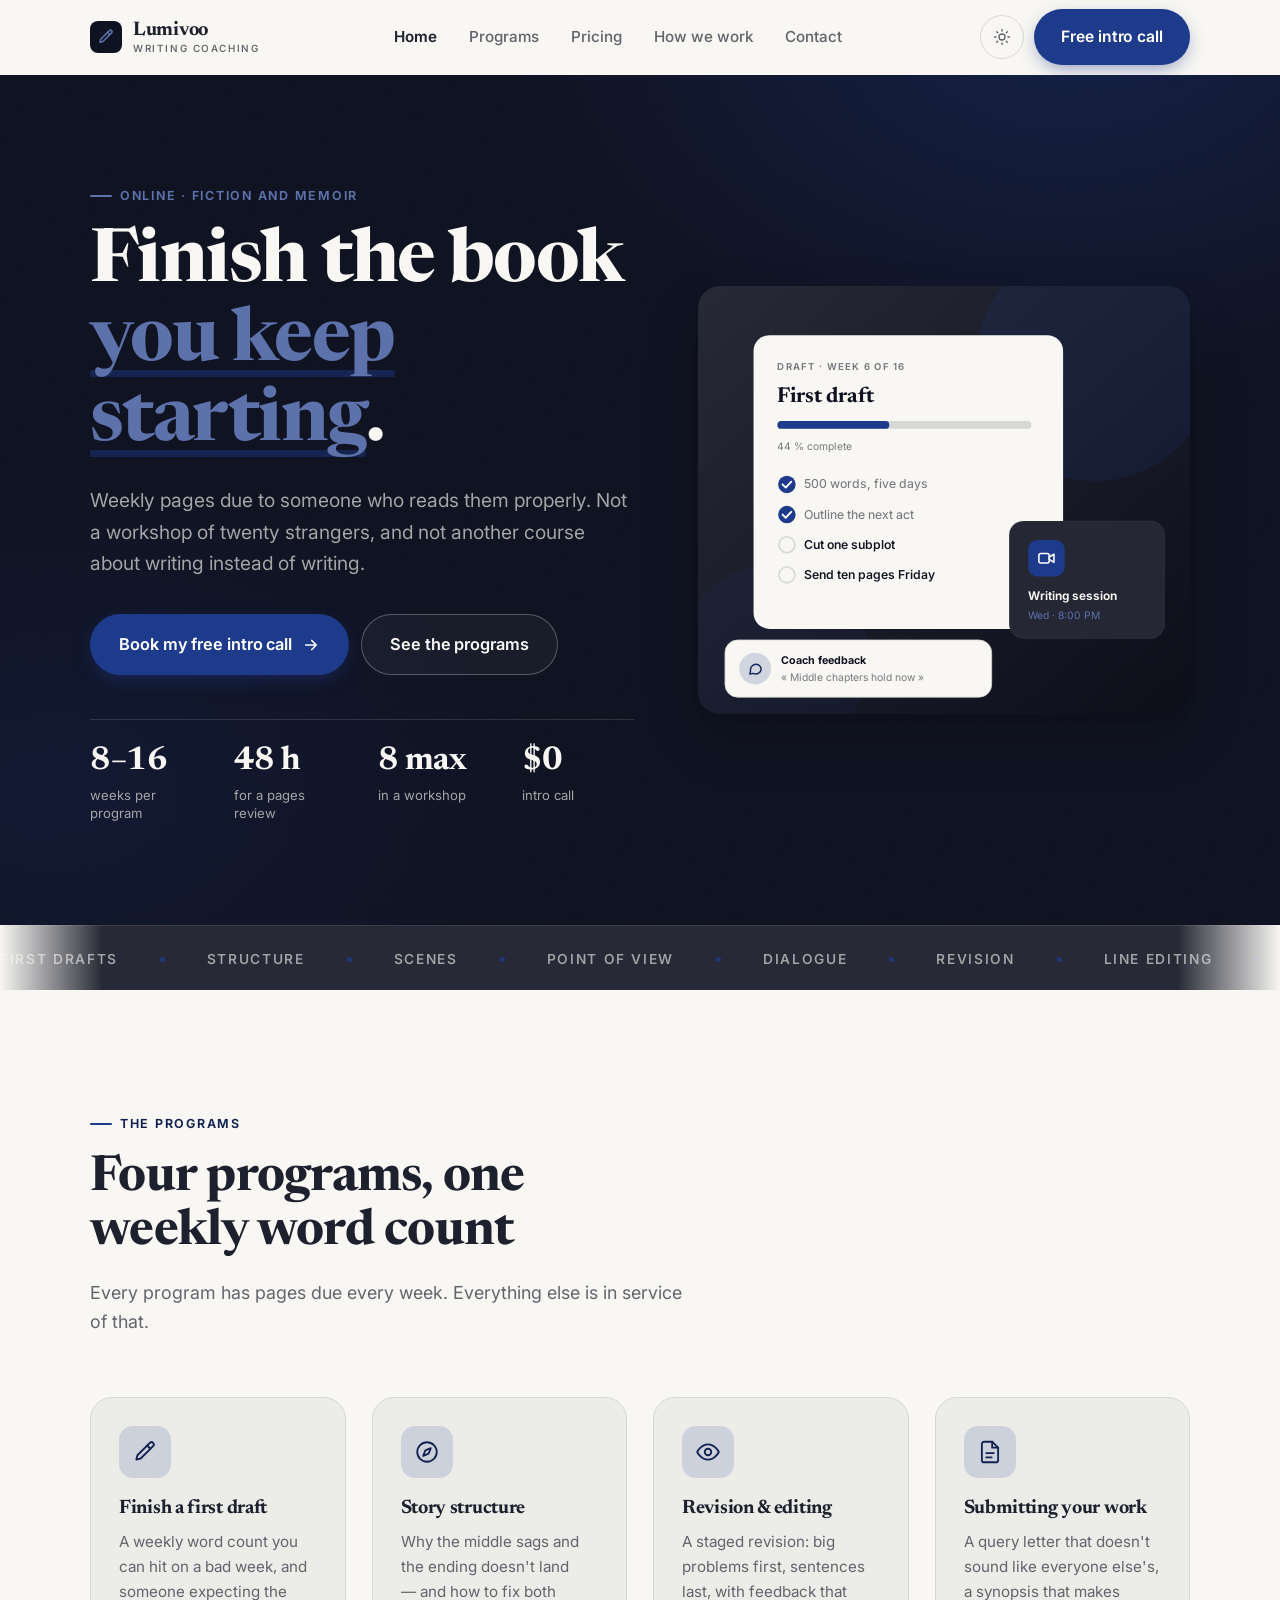
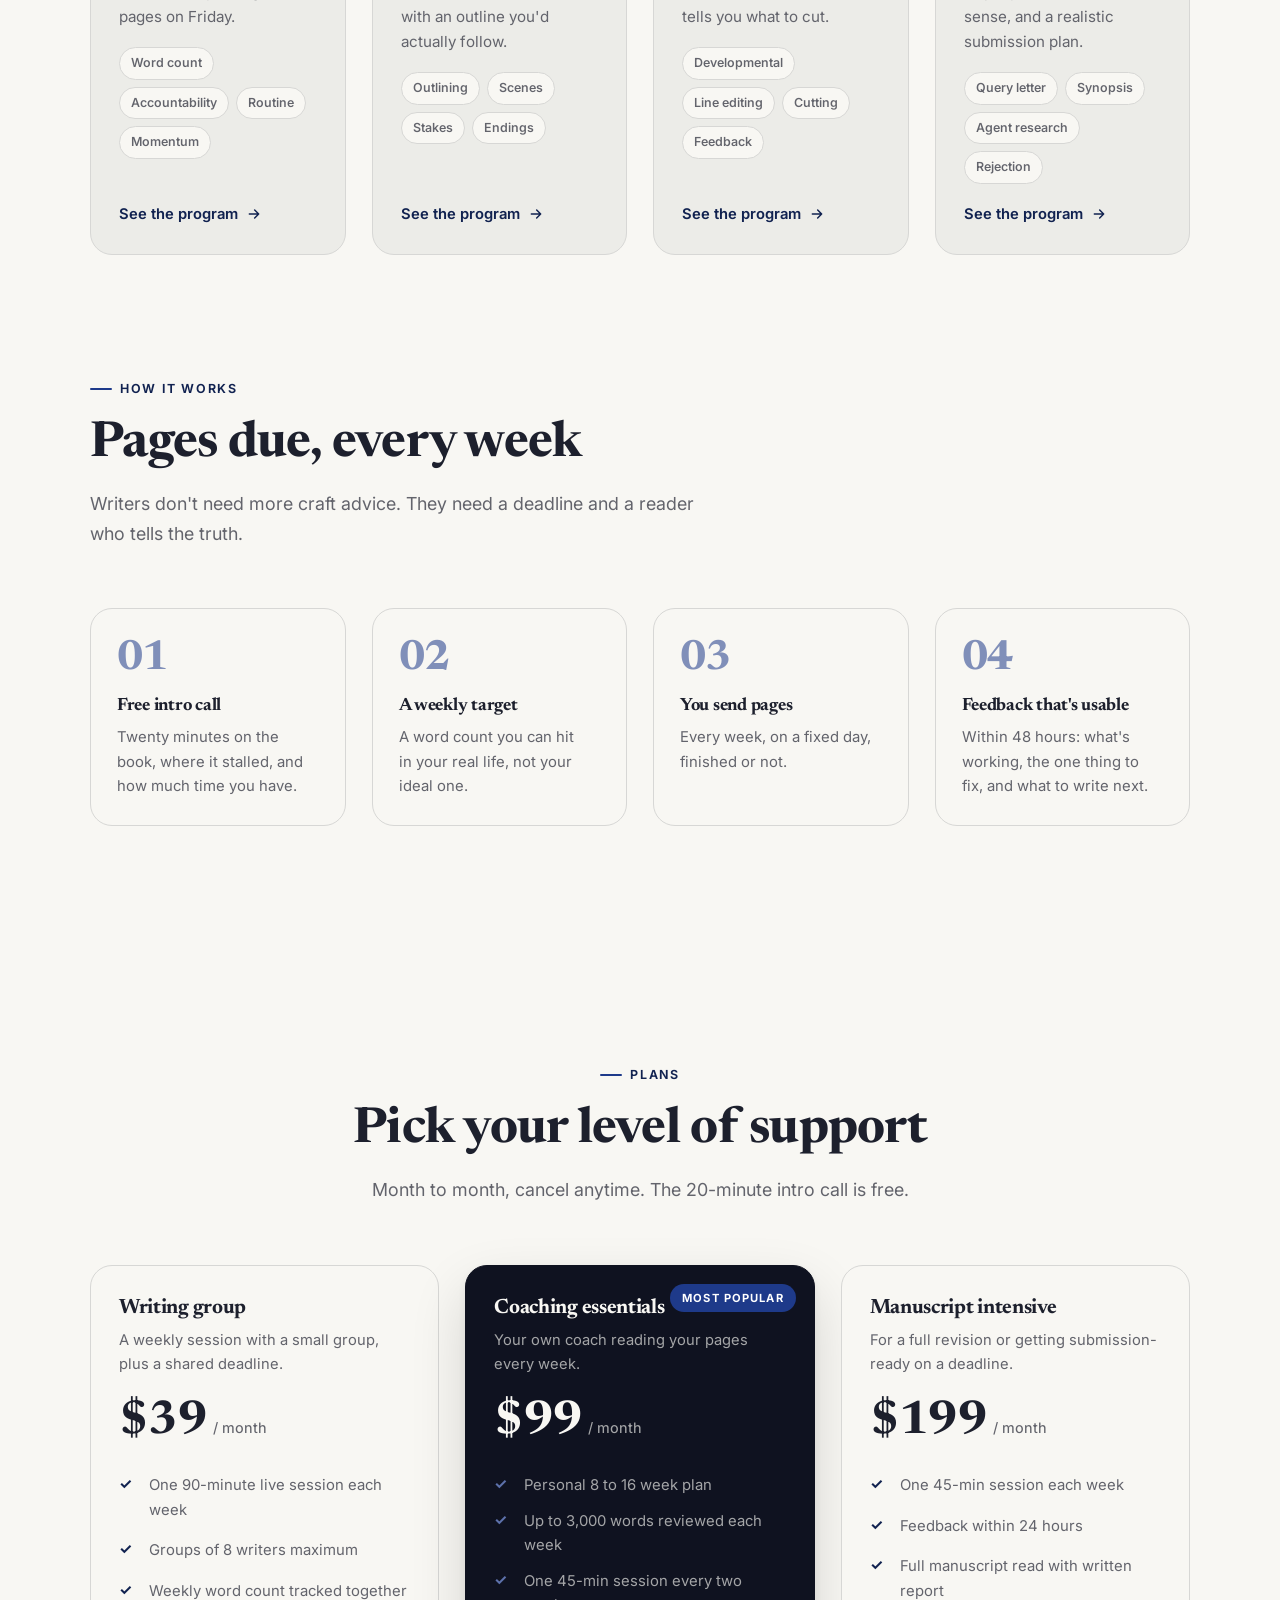
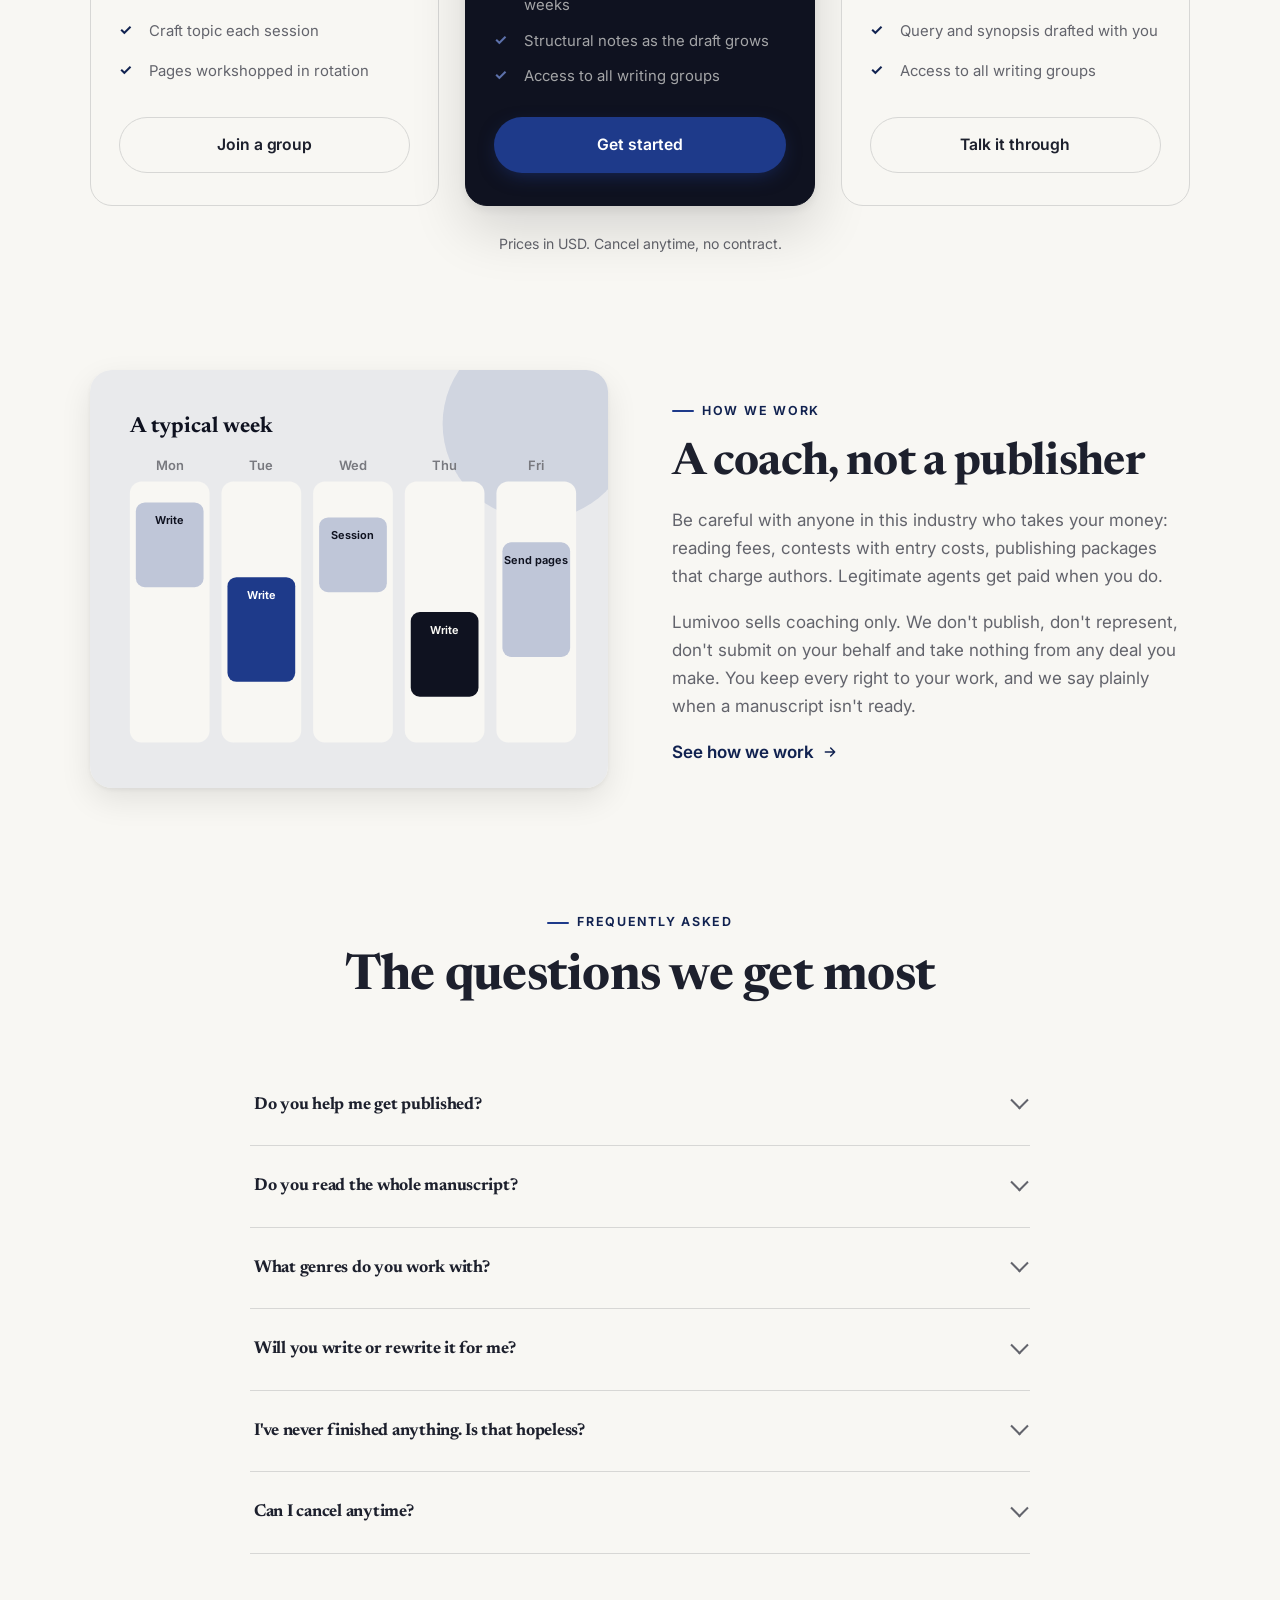
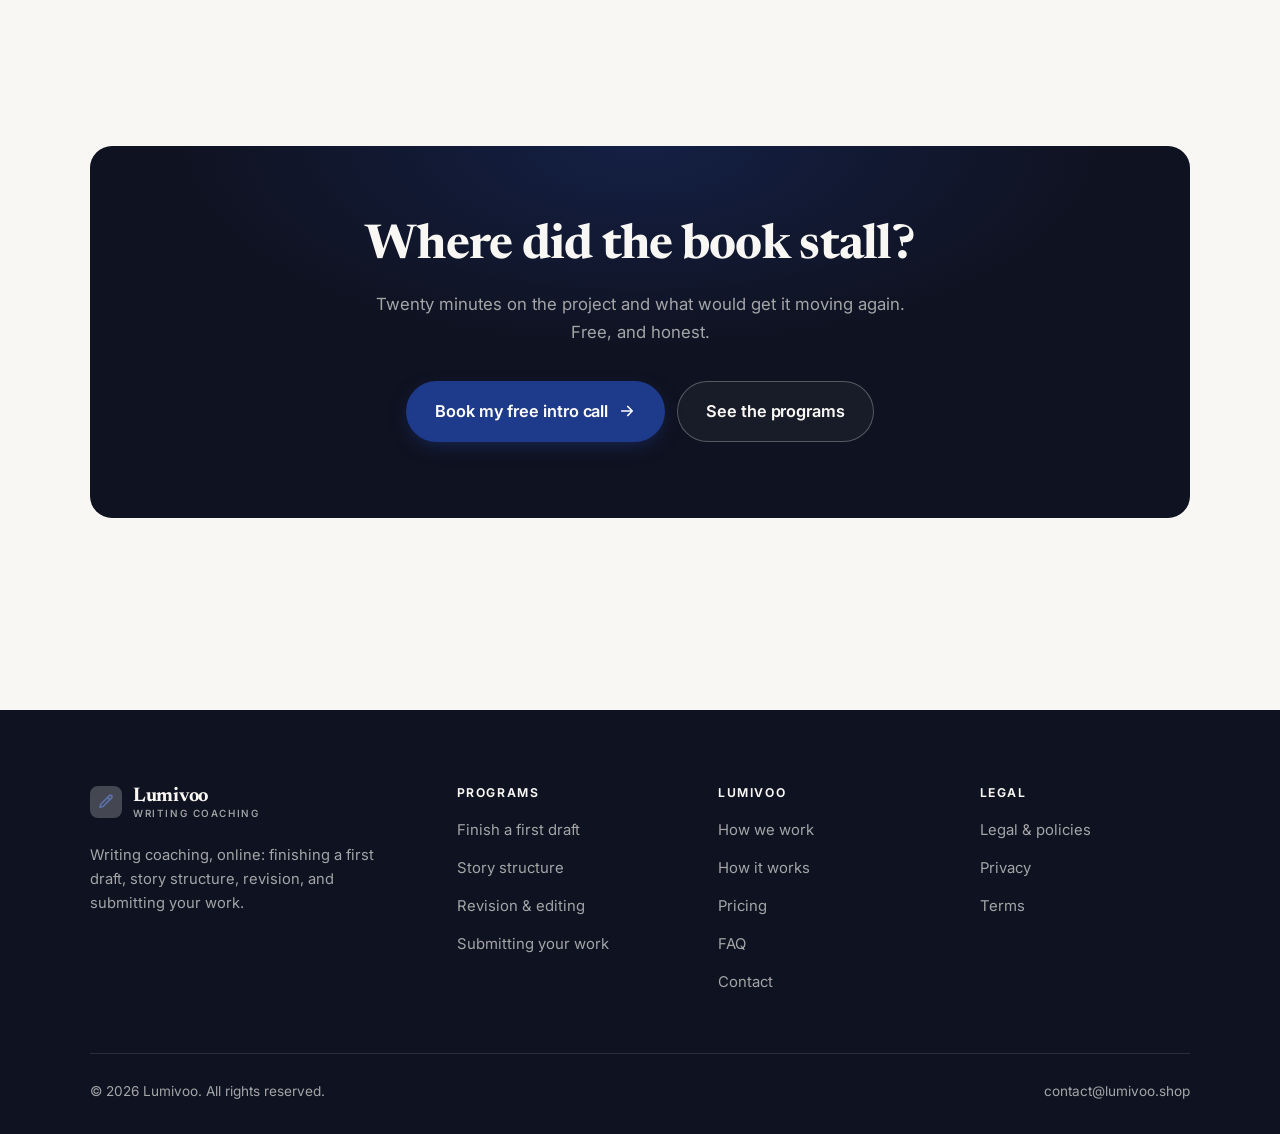
<file: index.html>
<!DOCTYPE html>
<html lang="en" class="no-js">
<head>
<meta charset="utf-8">
<meta name="viewport" content="width=device-width, initial-scale=1">
<title>Lumivoo — Writing coaching: finish the book you keep starting</title>
<meta name="description" content="Writing coaching online: finish a first draft, fix story structure, revise properly, and prepare to submit. Weekly pages, real feedback. Free intro call.">
<link rel="canonical" href="https://lumivoo.shop/">

<meta property="og:type" content="website">
<meta property="og:url" content="https://lumivoo.shop/">
<meta property="og:site_name" content="Lumivoo">
<meta property="og:locale" content="en_US">
<meta property="og:title" content="Lumivoo — Writing coaching: finish the book you keep starting">
<meta property="og:description" content="Writing coaching online: finish a first draft, fix story structure, revise properly, and prepare to submit. Weekly pages, real feedback. Free intro call.">
<meta name="theme-color" content="#0f1220">

<link rel="icon" href="assets/img/favicon.svg" type="image/svg+xml">
<link rel="preconnect" href="https://fonts.googleapis.com">
<link rel="preconnect" href="https://fonts.gstatic.com" crossorigin>
<link rel="stylesheet" href="https://fonts.googleapis.com/css2?family=Newsreader:opsz,wght@6..72,400..700&family=Inter:wght@400..700&display=swap">
<link rel="stylesheet" href="assets/css/style.css">

<!-- Thème appliqué avant le premier rendu (évite le flash) -->
<script>
document.documentElement.classList.remove('no-js');
(function(){try{var t=localStorage.getItem('site-theme');if(t){document.documentElement.setAttribute('data-theme',t);}}catch(e){}})();
</script>
<script type="application/ld+json">
{
  "@context": "https://schema.org",
  "@type": "Organization",
  "name": "Lumivoo",
  "url": "https://lumivoo.shop/",
  "email": "contact@lumivoo.shop",
  "description": "Writing coaching online: finish a first draft, fix story structure, revise properly, and prepare to submit. Weekly pages, real feedback. Free intro call.",
  "areaServed": "US",
  "knowsLanguage": "en"
}
</script>
</head>

<body>
<a class="skip-link" href="#main">Skip to main content</a>

<header class="site-header">
  <nav class="wrap nav" aria-label="Main navigation">
    <a class="brand" href="index.html">
      <svg class="brand__mark" viewBox="0 0 64 64" aria-hidden="true">
        <rect class="bm-bg" width="64" height="64" rx="16"/>
        <g class="bm-ic" transform="translate(14 14) scale(1.5)" fill="none" stroke-width="2.1" stroke-linecap="round" stroke-linejoin="round"><path d="M16.5 3.5a2.1 2.1 0 0 1 3 3L8 18l-4 1 1-4z"/><path d="M14 6l3 3"/></g>
      </svg>
      <span>Lumivoo<span class="brand__sub">Writing coaching</span></span>
    </a>

    <ul class="nav__links" id="nav-links">
      <li><a href="index.html" aria-current="page">Home</a></li>
      <li><a href="programs.html">Programs</a></li>
      <li><a href="index.html#pricing">Pricing</a></li>
      <li><a href="about.html">How we work</a></li>
      <li><a href="contact.html">Contact</a></li>
      <li><a class="btn btn--primary" href="contact.html">Free intro call</a></li>
    </ul>

    <div class="nav__cta">
      <button class="theme-toggle" type="button" aria-label="Switch to dark theme">
        <svg class="icon-sun" viewBox="0 0 24 24" fill="none" stroke="currentColor" stroke-width="1.8" stroke-linecap="round" aria-hidden="true"><circle cx="12" cy="12" r="4"/><path d="M12 2v2m0 16v2M2 12h2m16 0h2M4.9 4.9l1.4 1.4m11.4 11.4 1.4 1.4M19.1 4.9l-1.4 1.4M6.3 17.7l-1.4 1.4"/></svg>
        <svg class="icon-moon" viewBox="0 0 24 24" fill="none" stroke="currentColor" stroke-width="1.8" stroke-linecap="round" stroke-linejoin="round" aria-hidden="true"><path d="M21 12.8A9 9 0 1 1 11.2 3a7 7 0 0 0 9.8 9.8z"/></svg>
      </button>
      <a class="btn btn--primary" href="contact.html">Free intro call</a>
      <button class="nav__toggle" type="button" aria-expanded="false" aria-controls="nav-links" aria-label="Open menu">
        <svg class="icon-open" viewBox="0 0 24 24" fill="none" stroke="currentColor" stroke-width="2" stroke-linecap="round" aria-hidden="true"><path d="M3 6h18M3 12h18M3 18h18"/></svg>
        <svg class="icon-close" viewBox="0 0 24 24" fill="none" stroke="currentColor" stroke-width="2" stroke-linecap="round" aria-hidden="true"><path d="M6 6l12 12M18 6L6 18"/></svg>
      </button>
    </div>
  </nav>
</header>

<main id="main">

<section class="hero">
  <div class="wrap hero__inner">
    <div>
      <span class="eyebrow hero__eyebrow">Online · Fiction and memoir</span>
      <h1>Finish the book<br> <em>you keep starting</em>.</h1>
      <p class="hero__lede">Weekly pages due to someone who reads them properly. Not a workshop of twenty strangers, and not another course about writing instead of writing.</p>

      <div class="hero__actions">
        <a class="btn btn--primary btn--lg" href="contact.html">Book my free intro call <svg viewBox="0 0 24 24" fill="none" stroke="currentColor" stroke-width="2.2" stroke-linecap="round" stroke-linejoin="round" aria-hidden="true"><path d="M5 12h14M13 6l6 6-6 6"/></svg></a>
        <a class="btn btn--on-dark btn--lg" href="programs.html">See the programs</a>
      </div>

      <ul class="hero__proof">
        <li><span class="stat__num">8–16</span><span class="stat__label">weeks per program</span></li>
        <li><span class="stat__num">48 h</span><span class="stat__label">for a pages review</span></li>
        <li><span class="stat__num">8 max</span><span class="stat__label">in a workshop</span></li>
        <li><span class="stat__num">$0</span><span class="stat__label">intro call</span></li>
      </ul>
    </div>

    <div class="hero__art">
      <svg viewBox="0 0 620 540" role="img" aria-label="A writing program in week 6 of 16, showing this week's targets, the next writing session and coach feedback.">
        <defs>
          <linearGradient id="hbg" x1="0" y1="0" x2="1" y2="1">
            <stop offset="0" stop-color="#272a36"/><stop offset="1" stop-color="#0c0e1a"/>
          </linearGradient>
        </defs>
        <rect width="620" height="540" rx="22" fill="url(#hbg)"/>
        <circle cx="500" cy="96" r="150" fill="#1e3a8a" opacity=".16"/>
        <circle cx="96" cy="470" r="120" fill="#1e3a8a" opacity=".08"/>

        <g style="font-family: var(--font-body)">
          <!-- Carte programme -->
          <rect x="70" y="62" width="390" height="370" rx="20" fill="#f8f7f3"/>
          <text x="100" y="106" font-size="12" font-weight="650" letter-spacing="1.6" fill="#78797f">DRAFT · WEEK 6 OF 16</text>
          <text x="100" y="146" font-size="27" font-weight="700" fill="#0f1220" style="font-family: var(--font-display)">First draft</text>
          <rect x="100" y="170" width="320" height="10" rx="5" fill="#d7d7d5"/>
          <rect x="100" y="170" width="141" height="10" rx="5" fill="#1e3a8a"/>
          <text x="100" y="206" font-size="13" fill="#78797f">44 % complete</text>
          <circle cx="112" cy="250" r="11" fill="#1e3a8a"/><path d="M106.5 250l4 4 7-7.5" fill="none" stroke="#ffffff" stroke-width="2.4" stroke-linecap="round" stroke-linejoin="round"/><text x="134" y="255" font-size="15.5" fill="#78797f" font-weight="450">500 words, five days</text>
          <circle cx="112" cy="288" r="11" fill="#1e3a8a"/><path d="M106.5 288l4 4 7-7.5" fill="none" stroke="#ffffff" stroke-width="2.4" stroke-linecap="round" stroke-linejoin="round"/><text x="134" y="293" font-size="15.5" fill="#78797f" font-weight="450">Outline the next act</text>
          <circle cx="112" cy="326" r="10" fill="none" stroke="#d7d7d5" stroke-width="2"/><text x="134" y="331" font-size="15.5" fill="#0f1220" font-weight="560">Cut one subplot</text>
          <circle cx="112" cy="364" r="10" fill="none" stroke="#d7d7d5" stroke-width="2"/><text x="134" y="369" font-size="15.5" fill="#0f1220" font-weight="560">Send ten pages Friday</text>

          <!-- Carte séance -->
          <rect x="392" y="296" width="196" height="148" rx="18" fill="#252734" stroke="#ffffff" stroke-opacity=".08"/>
          <rect x="416" y="320" width="46" height="46" rx="12" fill="#1e3a8a"/>
          <g transform="translate(427 331)" fill="none" stroke="#ffffff" color="#ffffff" stroke-width="2" stroke-linecap="round" stroke-linejoin="round"><rect x="2.5" y="6" width="13" height="12" rx="2.5"/><path d="M15.5 10.5 21.5 7v10l-6-3.5z"/></g>
          <text x="416" y="396" font-size="15" font-weight="650" fill="#f8f7f3">Writing session</text>
          <text x="416" y="420" font-size="13" fill="#5d71ab">Wed · 8:00 PM</text>

          <!-- Retour du coach -->
          <rect x="34" y="446" width="336" height="72" rx="16" fill="#f8f7f3" stroke="#d7d7d5"/>
          <circle cx="72" cy="482" r="20" fill="#d1d5e0"/>
          <g transform="translate(62 472) scale(.84)" fill="none" stroke="#14265a" stroke-width="2.2" stroke-linecap="round" stroke-linejoin="round"><path d="M21 12a8 8 0 0 1-11.6 7.1L4 20l1-4.6A8 8 0 1 1 21 12z"/></g>
          <text x="104" y="476" font-size="13.5" font-weight="700" fill="#0f1220">Coach feedback</text>
          <text x="104" y="498" font-size="13" fill="#78797f">« Middle chapters hold now »</text>
        </g>
      </svg>
    </div>
  </div>
</section>

<div class="marquee" aria-hidden="true">
  <div class="marquee__track"><span>First drafts</span><span>Structure</span><span>Scenes</span><span>Point of view</span><span>Dialogue</span><span>Revision</span><span>Line editing</span><span>Query letters</span><span>Submissions</span><span>Finishing</span><span>First drafts</span><span>Structure</span><span>Scenes</span><span>Point of view</span><span>Dialogue</span><span>Revision</span><span>Line editing</span><span>Query letters</span><span>Submissions</span><span>Finishing</span></div>
</div>

<section class="section wrap" id="programs">
  <div class="section-head reveal">
    <span class="eyebrow">The programs</span>
    <h2>Four programs, one weekly word count</h2>
    <p>Every program has pages due every week. Everything else is in service of that.</p>
  </div>
  <div class="grid grid--4 reveal-group">
    <a class="card" href="programs.html#first-draft">
      <div class="card__icon"><svg viewBox="0 0 24 24" fill="none" stroke="currentColor" stroke-width="1.7" stroke-linecap="round" stroke-linejoin="round" aria-hidden="true"><path d="M16.5 3.5a2.1 2.1 0 0 1 3 3L8 18l-4 1 1-4z"/><path d="M14 6l3 3"/></svg></div>
      <h3>Finish a first draft</h3>
      <p>A weekly word count you can hit on a bad week, and someone expecting the pages on Friday.</p>
      <ul class="tags"><li>Word count</li><li>Accountability</li><li>Routine</li><li>Momentum</li></ul>
      <span class="arrow-link">See the program <svg viewBox="0 0 24 24" fill="none" stroke="currentColor" stroke-width="2.2" stroke-linecap="round" stroke-linejoin="round" aria-hidden="true"><path d="M5 12h14M13 6l6 6-6 6"/></svg></span>
    </a>
    <a class="card" href="programs.html#structure">
      <div class="card__icon"><svg viewBox="0 0 24 24" fill="none" stroke="currentColor" stroke-width="1.7" stroke-linecap="round" stroke-linejoin="round" aria-hidden="true"><circle cx="12" cy="12" r="9"/><path d="M15.5 8.5 13.5 13.5 8.5 15.5 10.5 10.5z"/></svg></div>
      <h3>Story structure</h3>
      <p>Why the middle sags and the ending doesn't land — and how to fix both with an outline you'd actually follow.</p>
      <ul class="tags"><li>Outlining</li><li>Scenes</li><li>Stakes</li><li>Endings</li></ul>
      <span class="arrow-link">See the program <svg viewBox="0 0 24 24" fill="none" stroke="currentColor" stroke-width="2.2" stroke-linecap="round" stroke-linejoin="round" aria-hidden="true"><path d="M5 12h14M13 6l6 6-6 6"/></svg></span>
    </a>
    <a class="card" href="programs.html#revision">
      <div class="card__icon"><svg viewBox="0 0 24 24" fill="none" stroke="currentColor" stroke-width="1.7" stroke-linecap="round" stroke-linejoin="round" aria-hidden="true"><path d="M2 12s3.6-7 10-7 10 7 10 7-3.6 7-10 7S2 12 2 12z"/><circle cx="12" cy="12" r="3"/></svg></div>
      <h3>Revision &amp; editing</h3>
      <p>A staged revision: big problems first, sentences last, with feedback that tells you what to cut.</p>
      <ul class="tags"><li>Developmental</li><li>Line editing</li><li>Cutting</li><li>Feedback</li></ul>
      <span class="arrow-link">See the program <svg viewBox="0 0 24 24" fill="none" stroke="currentColor" stroke-width="2.2" stroke-linecap="round" stroke-linejoin="round" aria-hidden="true"><path d="M5 12h14M13 6l6 6-6 6"/></svg></span>
    </a>
    <a class="card" href="programs.html#submitting">
      <div class="card__icon"><svg viewBox="0 0 24 24" fill="none" stroke="currentColor" stroke-width="1.7" stroke-linecap="round" stroke-linejoin="round" aria-hidden="true"><path d="M14 2.5H6.5A2 2 0 0 0 4.5 4.5v15a2 2 0 0 0 2 2h11a2 2 0 0 0 2-2V8z"/><path d="M14 2.5V8h5.5M8.5 13h7M8.5 17h5"/></svg></div>
      <h3>Submitting your work</h3>
      <p>A query letter that doesn't sound like everyone else's, a synopsis that makes sense, and a realistic submission plan.</p>
      <ul class="tags"><li>Query letter</li><li>Synopsis</li><li>Agent research</li><li>Rejection</li></ul>
      <span class="arrow-link">See the program <svg viewBox="0 0 24 24" fill="none" stroke="currentColor" stroke-width="2.2" stroke-linecap="round" stroke-linejoin="round" aria-hidden="true"><path d="M5 12h14M13 6l6 6-6 6"/></svg></span>
    </a>
  </div>
</section>

<section class="section section--flush wrap" id="how-it-works">
  <div class="section-head reveal">
    <span class="eyebrow">How it works</span>
    <h2>Pages due, every week</h2>
    <p>Writers don't need more craft advice. They need a deadline and a reader who tells the truth.</p>
  </div>
  <div class="grid grid--4 steps reveal-group">
    <article class="step">
      <h3>Free intro call</h3>
      <p>Twenty minutes on the book, where it stalled, and how much time you have.</p>
    </article>
    <article class="step">
      <h3>A weekly target</h3>
      <p>A word count you can hit in your real life, not your ideal one.</p>
    </article>
    <article class="step">
      <h3>You send pages</h3>
      <p>Every week, on a fixed day, finished or not.</p>
    </article>
    <article class="step">
      <h3>Feedback that's usable</h3>
      <p>Within 48 hours: what's working, the one thing to fix, and what to write next.</p>
    </article>
  </div>
</section>

<section class="section wrap" id="pricing">
  <div class="section-head section-head--center reveal">
    <span class="eyebrow">Plans</span>
    <h2>Pick your level of support</h2>
    <p>Month to month, cancel anytime. The 20-minute intro call is free.</p>
  </div>
  <div class="grid grid--3 plans reveal-group">
    <article class="plan">
      
      <h3>Writing group</h3>
      <p class="plan__desc">A weekly session with a small group, plus a shared deadline.</p>
      <p class="plan__price">$39<span class="plan__period">/ month</span></p>
      <ul class="plan__features">
        <li>One 90-minute live session each week</li>
        <li>Groups of 8 writers maximum</li>
        <li>Weekly word count tracked together</li>
        <li>Craft topic each session</li>
        <li>Pages workshopped in rotation</li>
      </ul>
      <a class="btn btn--ghost btn--block" href="contact.html">Join a group</a>
    </article>
    <article class="plan plan--featured">
      <span class="plan__tag">Most popular</span>
      <h3>Coaching essentials</h3>
      <p class="plan__desc">Your own coach reading your pages every week.</p>
      <p class="plan__price">$99<span class="plan__period">/ month</span></p>
      <ul class="plan__features">
        <li>Personal 8 to 16 week plan</li>
        <li>Up to 3,000 words reviewed each week</li>
        <li>One 45-min session every two weeks</li>
        <li>Structural notes as the draft grows</li>
        <li>Access to all writing groups</li>
      </ul>
      <a class="btn btn--primary btn--block" href="contact.html">Get started</a>
    </article>
    <article class="plan">
      
      <h3>Manuscript intensive</h3>
      <p class="plan__desc">For a full revision or getting submission-ready on a deadline.</p>
      <p class="plan__price">$199<span class="plan__period">/ month</span></p>
      <ul class="plan__features">
        <li>One 45-min session each week</li>
        <li>Feedback within 24 hours</li>
        <li>Full manuscript read with written report</li>
        <li>Query and synopsis drafted with you</li>
        <li>Access to all writing groups</li>
      </ul>
      <a class="btn btn--ghost btn--block" href="contact.html">Talk it through</a>
    </article>
  </div>
  <p class="plans-note">Prices in USD. Cancel anytime, no contract.</p>
</section>

<section class="section section--flush wrap">
  <div class="split reveal">
    <div class="split__art">
      <svg viewBox="0 0 520 420" role="img" aria-label="Example of a typical week: Write, Write, Session, Write, Send pages.">
        <rect width="520" height="420" rx="20" fill="#e9eaec"/>
        <circle cx="450" cy="54" r="96" fill="#1e3a8a" opacity=".12"/>
        <g style="font-family: var(--font-body)">
        <text x="40" y="62" font-size="22" font-weight="700" fill="#0f1220" style="font-family: var(--font-display)">A typical week</text>
        <text x="80" y="100" text-anchor="middle" font-size="13" font-weight="600" fill="#78797f">Mon</text>
        <rect x="40" y="112" width="80" height="262" rx="12" fill="#f8f7f3"/>
        <rect x="46" y="133" width="68" height="85" rx="9" fill="#bfc6d8"/>
        <text x="80" y="155" text-anchor="middle" font-size="11" font-weight="650" fill="#0f1220">Write</text>
        <text x="172" y="100" text-anchor="middle" font-size="13" font-weight="600" fill="#78797f">Tue</text>
        <rect x="132" y="112" width="80" height="262" rx="12" fill="#f8f7f3"/>
        <rect x="138" y="208" width="68" height="105" rx="9" fill="#1e3a8a"/>
        <text x="172" y="230" text-anchor="middle" font-size="11" font-weight="650" fill="#ffffff">Write</text>
        <text x="264" y="100" text-anchor="middle" font-size="13" font-weight="600" fill="#78797f">Wed</text>
        <rect x="224" y="112" width="80" height="262" rx="12" fill="#f8f7f3"/>
        <rect x="230" y="148" width="68" height="75" rx="9" fill="#bfc6d8"/>
        <text x="264" y="170" text-anchor="middle" font-size="11" font-weight="650" fill="#0f1220">Session</text>
        <text x="356" y="100" text-anchor="middle" font-size="13" font-weight="600" fill="#78797f">Thu</text>
        <rect x="316" y="112" width="80" height="262" rx="12" fill="#f8f7f3"/>
        <rect x="322" y="243" width="68" height="85" rx="9" fill="#0f1220"/>
        <text x="356" y="265" text-anchor="middle" font-size="11" font-weight="650" fill="#f8f7f3">Write</text>
        <text x="448" y="100" text-anchor="middle" font-size="13" font-weight="600" fill="#78797f">Fri</text>
        <rect x="408" y="112" width="80" height="262" rx="12" fill="#f8f7f3"/>
        <rect x="414" y="173" width="68" height="115" rx="9" fill="#bfc6d8"/>
        <text x="448" y="195" text-anchor="middle" font-size="11" font-weight="650" fill="#0f1220">Send pages</text>
        </g>
      </svg>
    </div>
    <div>
      <span class="eyebrow">How we work</span>
      <h2>A coach, not a publisher</h2>
      <p>Be careful with anyone in this industry who takes your money: reading fees, contests with entry costs, publishing packages that charge authors. Legitimate agents get paid when you do.</p>
      <p>Lumivoo sells coaching only. We don't publish, don't represent, don't submit on your behalf and take nothing from any deal you make. You keep every right to your work, and we say plainly when a manuscript isn't ready.</p>
      <p><a class="arrow-link" href="about.html">See how we work <svg viewBox="0 0 24 24" fill="none" stroke="currentColor" stroke-width="2.2" stroke-linecap="round" stroke-linejoin="round" aria-hidden="true"><path d="M5 12h14M13 6l6 6-6 6"/></svg></a></p>
    </div>
  </div>
</section>

<section class="section section--flush wrap" id="faq">
  <div class="section-head section-head--center reveal">
    <span class="eyebrow">Frequently asked</span>
    <h2>The questions we get most</h2>
  </div>
  <div class="faq reveal">
    <details>
      <summary>Do you help me get published?</summary>
      <p>We help you make the book better and prepare materials. We are not an agent or publisher, we submit nothing for you, and nobody can promise publication.</p>
    </details>
    <details>
      <summary>Do you read the whole manuscript?</summary>
      <p>In the Manuscript intensive, yes, with a written report. In other plans we read the pages you send each week — usually up to 3,000 words.</p>
    </details>
    <details>
      <summary>What genres do you work with?</summary>
      <p>Most fiction and memoir. If your project is far outside what we can usefully judge, we'll say so on the intro call rather than take your money.</p>
    </details>
    <details>
      <summary>Will you write or rewrite it for me?</summary>
      <p>No. We don't ghostwrite. We'll show you what isn't working and how it might be fixed; the words stay yours.</p>
    </details>
    <details>
      <summary>I've never finished anything. Is that hopeless?</summary>
      <p>It's the most common situation here, and the Finish a first draft program exists exactly for it.</p>
    </details>
    <details>
      <summary>Can I cancel anytime?</summary>
      <p>Yes. No contract, no minimum term. Access stays open until the end of the month you already paid for.</p>
    </details>
  </div>
</section>

<section class="wrap section--tight">
  <div class="cta-band reveal">
    <h2>Where did the book stall?</h2>
    <p>Twenty minutes on the project and what would get it moving again. Free, and honest.</p>
    <div class="hero__actions">
      <a class="btn btn--primary btn--lg" href="contact.html">Book my free intro call <svg viewBox="0 0 24 24" fill="none" stroke="currentColor" stroke-width="2.2" stroke-linecap="round" stroke-linejoin="round" aria-hidden="true"><path d="M5 12h14M13 6l6 6-6 6"/></svg></a>
      <a class="btn btn--on-dark btn--lg" href="programs.html">See the programs</a>
    </div>
  </div>
</section>

</main>

<footer class="site-footer">
  <div class="wrap">
    <div class="footer__grid">
      <div class="footer__brand">
        <a class="brand" href="index.html">
          <svg class="brand__mark" viewBox="0 0 64 64" aria-hidden="true">
        <rect class="bm-bg" width="64" height="64" rx="16"/>
        <g class="bm-ic" transform="translate(14 14) scale(1.5)" fill="none" stroke-width="2.1" stroke-linecap="round" stroke-linejoin="round"><path d="M16.5 3.5a2.1 2.1 0 0 1 3 3L8 18l-4 1 1-4z"/><path d="M14 6l3 3"/></g>
      </svg>
          <span>Lumivoo<span class="brand__sub">Writing coaching</span></span>
        </a>
        <p>Writing coaching, online: finishing a first draft, story structure, revision, and submitting your work.</p>
      </div>

      <div class="footer__col">
        <h4>Programs</h4>
        <ul>
          <li><a href="programs.html#first-draft">Finish a first draft</a></li>
          <li><a href="programs.html#structure">Story structure</a></li>
          <li><a href="programs.html#revision">Revision &amp; editing</a></li>
          <li><a href="programs.html#submitting">Submitting your work</a></li>
        </ul>
      </div>

      <div class="footer__col">
        <h4>Lumivoo</h4>
        <ul>
          <li><a href="about.html">How we work</a></li>
          <li><a href="index.html#how-it-works">How it works</a></li>
          <li><a href="index.html#pricing">Pricing</a></li>
          <li><a href="index.html#faq">FAQ</a></li>
          <li><a href="contact.html">Contact</a></li>
        </ul>
      </div>

      <div class="footer__col">
        <h4>Legal</h4>
        <ul>
          <li><a href="legal.html">Legal &amp; policies</a></li>
          <li><a href="legal.html#privacy">Privacy</a></li>
          <li><a href="legal.html#terms">Terms</a></li>
        </ul>
      </div>
    </div>

    <div class="footer__bottom">
      <p>© <span data-year>2026</span> Lumivoo. All rights reserved.</p>
      <p><a href="mailto:contact@lumivoo.shop">contact@lumivoo.shop</a></p>
    </div>
  </div>
</footer>

<script src="assets/js/main.js" defer></script>
</body>
</html>
</file>
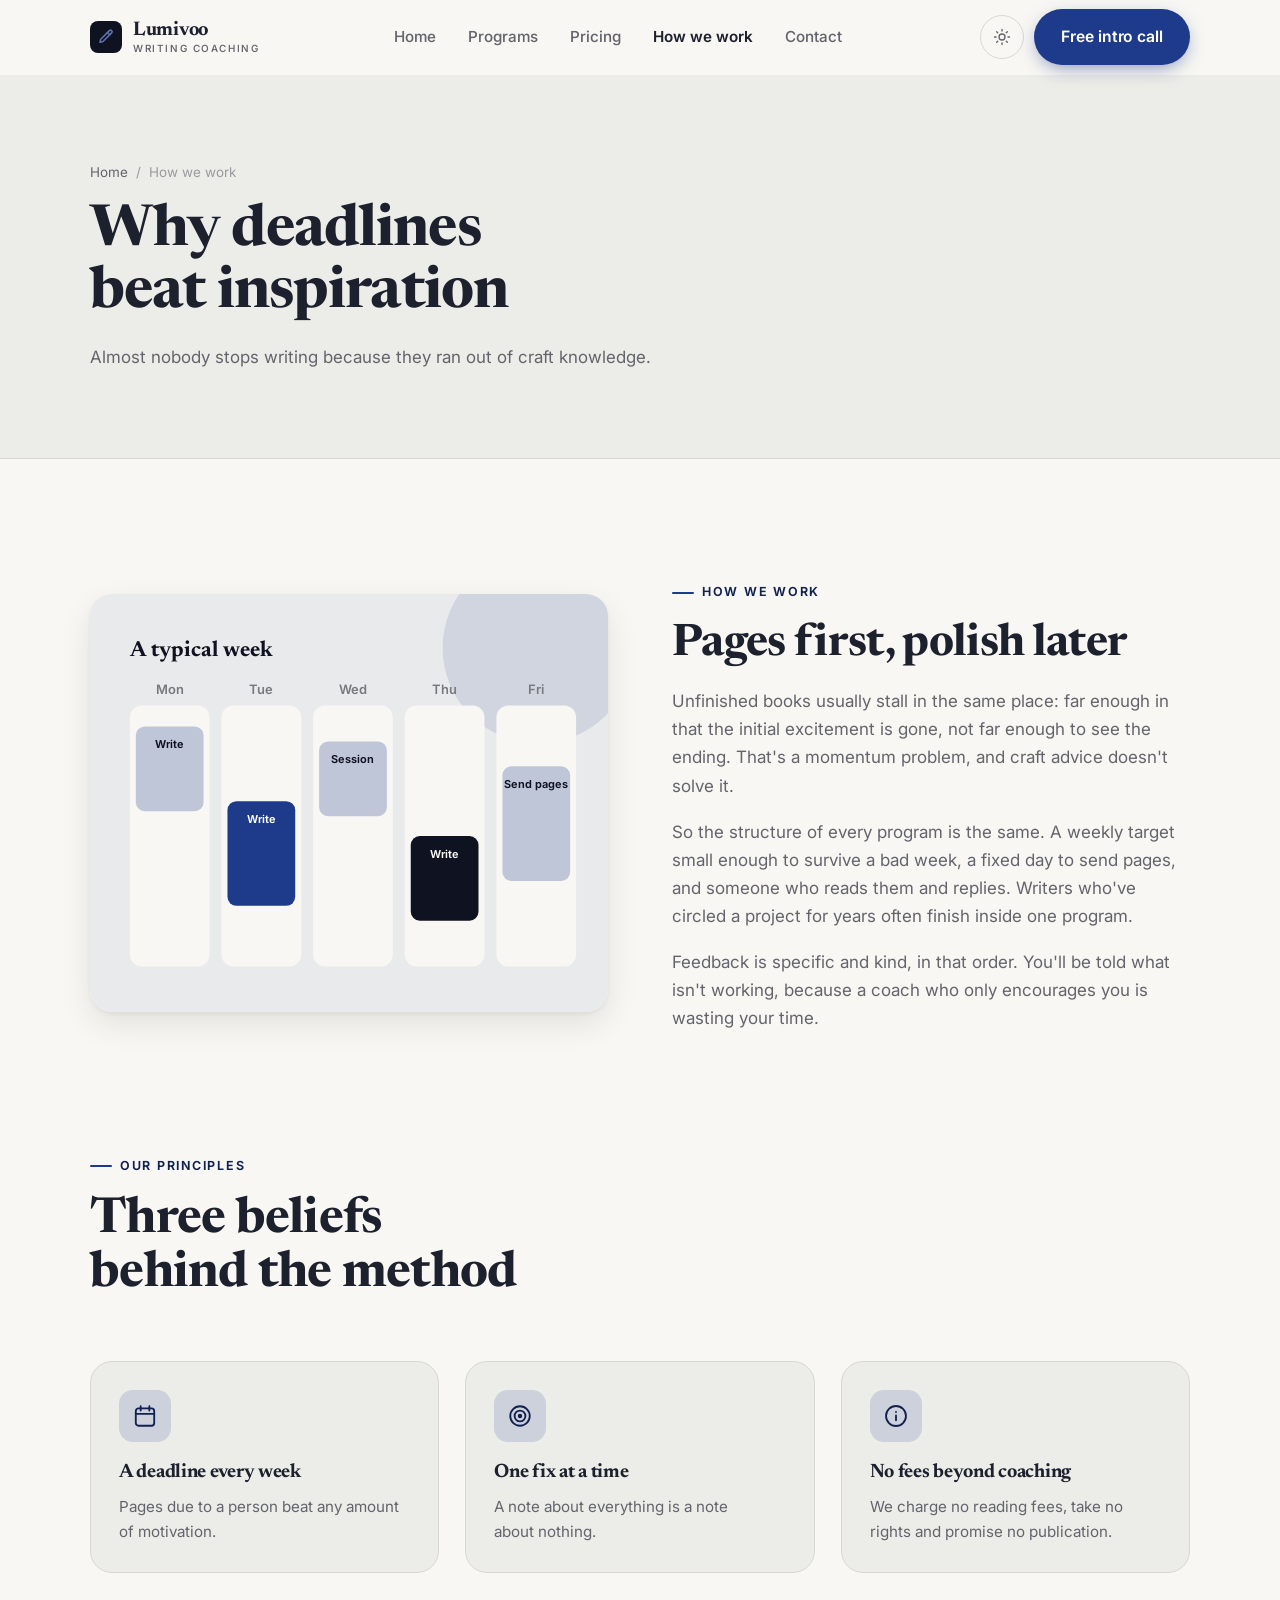
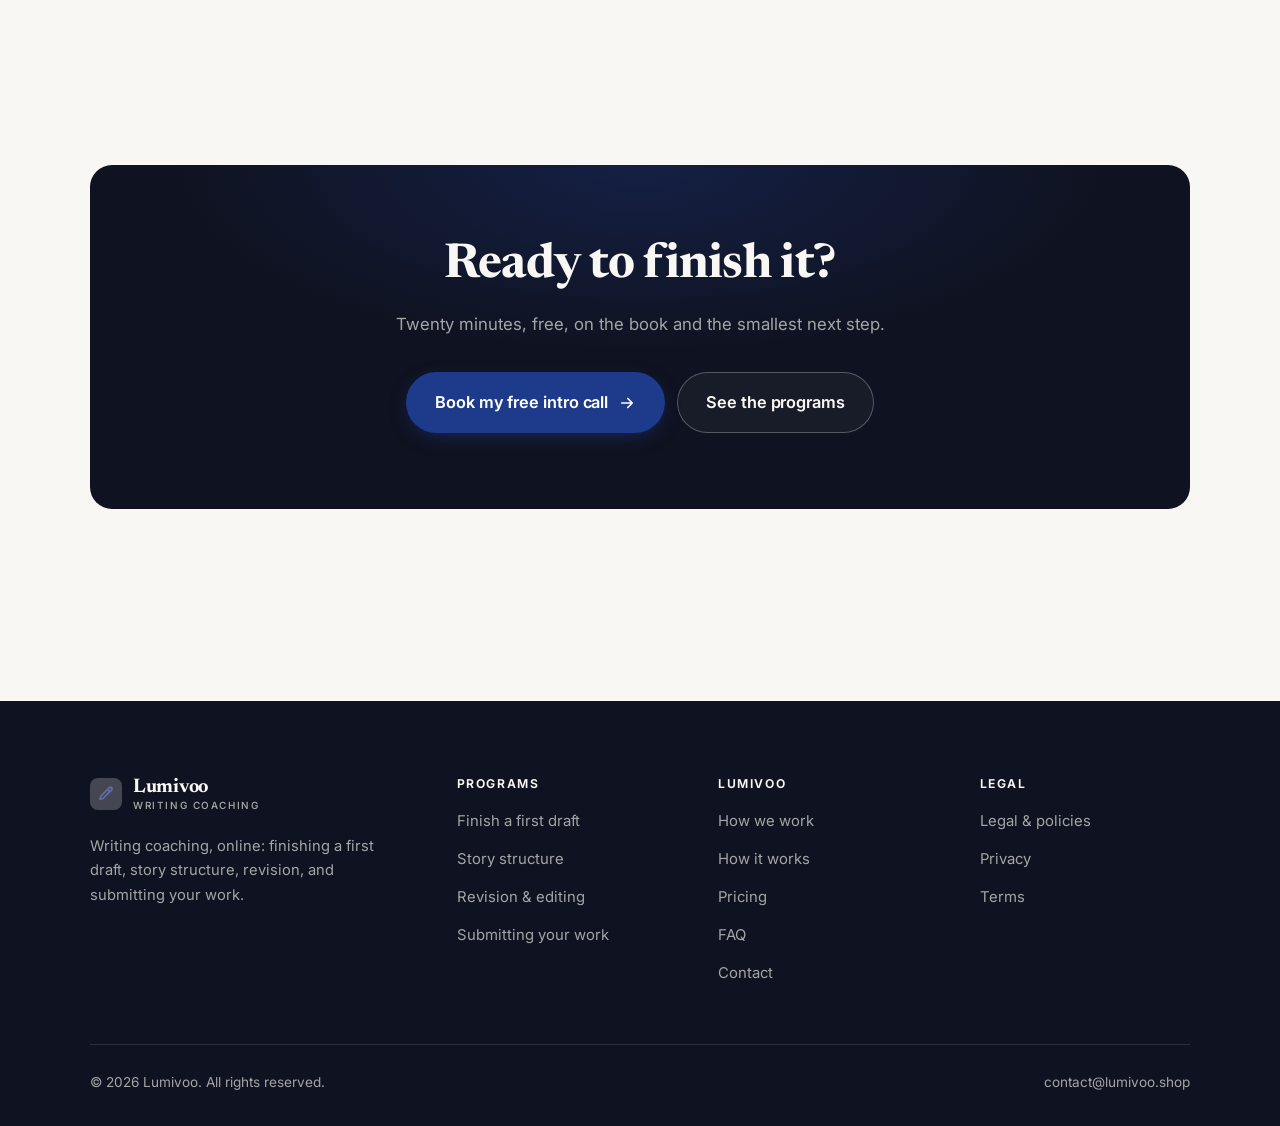
<file: about.html>
<!DOCTYPE html>
<html lang="en" class="no-js">
<head>
<meta charset="utf-8">
<meta name="viewport" content="width=device-width, initial-scale=1">
<title>How we work — Lumivoo</title>
<meta name="description" content="Why writing coaching beats another craft course, and the principles behind Lumivoo.">
<link rel="canonical" href="https://lumivoo.shop/about.html">

<meta property="og:type" content="website">
<meta property="og:url" content="https://lumivoo.shop/about.html">
<meta property="og:site_name" content="Lumivoo">
<meta property="og:locale" content="en_US">
<meta property="og:title" content="How we work — Lumivoo">
<meta property="og:description" content="Why writing coaching beats another craft course, and the principles behind Lumivoo.">
<meta name="theme-color" content="#0f1220">

<link rel="icon" href="assets/img/favicon.svg" type="image/svg+xml">
<link rel="preconnect" href="https://fonts.googleapis.com">
<link rel="preconnect" href="https://fonts.gstatic.com" crossorigin>
<link rel="stylesheet" href="https://fonts.googleapis.com/css2?family=Newsreader:opsz,wght@6..72,400..700&family=Inter:wght@400..700&display=swap">
<link rel="stylesheet" href="assets/css/style.css">

<!-- Thème appliqué avant le premier rendu (évite le flash) -->
<script>
document.documentElement.classList.remove('no-js');
(function(){try{var t=localStorage.getItem('site-theme');if(t){document.documentElement.setAttribute('data-theme',t);}}catch(e){}})();
</script>
</head>

<body>
<a class="skip-link" href="#main">Skip to main content</a>

<header class="site-header">
  <nav class="wrap nav" aria-label="Main navigation">
    <a class="brand" href="index.html">
      <svg class="brand__mark" viewBox="0 0 64 64" aria-hidden="true">
        <rect class="bm-bg" width="64" height="64" rx="16"/>
        <g class="bm-ic" transform="translate(14 14) scale(1.5)" fill="none" stroke-width="2.1" stroke-linecap="round" stroke-linejoin="round"><path d="M16.5 3.5a2.1 2.1 0 0 1 3 3L8 18l-4 1 1-4z"/><path d="M14 6l3 3"/></g>
      </svg>
      <span>Lumivoo<span class="brand__sub">Writing coaching</span></span>
    </a>

    <ul class="nav__links" id="nav-links">
      <li><a href="index.html">Home</a></li>
      <li><a href="programs.html">Programs</a></li>
      <li><a href="index.html#pricing">Pricing</a></li>
      <li><a href="about.html" aria-current="page">How we work</a></li>
      <li><a href="contact.html">Contact</a></li>
      <li><a class="btn btn--primary" href="contact.html">Free intro call</a></li>
    </ul>

    <div class="nav__cta">
      <button class="theme-toggle" type="button" aria-label="Switch to dark theme">
        <svg class="icon-sun" viewBox="0 0 24 24" fill="none" stroke="currentColor" stroke-width="1.8" stroke-linecap="round" aria-hidden="true"><circle cx="12" cy="12" r="4"/><path d="M12 2v2m0 16v2M2 12h2m16 0h2M4.9 4.9l1.4 1.4m11.4 11.4 1.4 1.4M19.1 4.9l-1.4 1.4M6.3 17.7l-1.4 1.4"/></svg>
        <svg class="icon-moon" viewBox="0 0 24 24" fill="none" stroke="currentColor" stroke-width="1.8" stroke-linecap="round" stroke-linejoin="round" aria-hidden="true"><path d="M21 12.8A9 9 0 1 1 11.2 3a7 7 0 0 0 9.8 9.8z"/></svg>
      </button>
      <a class="btn btn--primary" href="contact.html">Free intro call</a>
      <button class="nav__toggle" type="button" aria-expanded="false" aria-controls="nav-links" aria-label="Open menu">
        <svg class="icon-open" viewBox="0 0 24 24" fill="none" stroke="currentColor" stroke-width="2" stroke-linecap="round" aria-hidden="true"><path d="M3 6h18M3 12h18M3 18h18"/></svg>
        <svg class="icon-close" viewBox="0 0 24 24" fill="none" stroke="currentColor" stroke-width="2" stroke-linecap="round" aria-hidden="true"><path d="M6 6l12 12M18 6L6 18"/></svg>
      </button>
    </div>
  </nav>
</header>

<main id="main">

<section class="page-head">
  <div class="wrap">
    <nav class="breadcrumb" aria-label="Breadcrumb">
      <a href="index.html">Home</a><span>/</span><span aria-current="page">How we work</span>
    </nav>
    <h1>Why deadlines beat inspiration</h1>
    <p>Almost nobody stops writing because they ran out of craft knowledge.</p>
  </div>
</section>

<section class="section wrap">
  <div class="split reveal">
    <div class="split__art">
      <svg viewBox="0 0 520 420" role="img" aria-label="Example of a typical week: Write, Write, Session, Write, Send pages.">
        <rect width="520" height="420" rx="20" fill="#e9eaec"/>
        <circle cx="450" cy="54" r="96" fill="#1e3a8a" opacity=".12"/>
        <g style="font-family: var(--font-body)">
        <text x="40" y="62" font-size="22" font-weight="700" fill="#0f1220" style="font-family: var(--font-display)">A typical week</text>
        <text x="80" y="100" text-anchor="middle" font-size="13" font-weight="600" fill="#78797f">Mon</text>
        <rect x="40" y="112" width="80" height="262" rx="12" fill="#f8f7f3"/>
        <rect x="46" y="133" width="68" height="85" rx="9" fill="#bfc6d8"/>
        <text x="80" y="155" text-anchor="middle" font-size="11" font-weight="650" fill="#0f1220">Write</text>
        <text x="172" y="100" text-anchor="middle" font-size="13" font-weight="600" fill="#78797f">Tue</text>
        <rect x="132" y="112" width="80" height="262" rx="12" fill="#f8f7f3"/>
        <rect x="138" y="208" width="68" height="105" rx="9" fill="#1e3a8a"/>
        <text x="172" y="230" text-anchor="middle" font-size="11" font-weight="650" fill="#ffffff">Write</text>
        <text x="264" y="100" text-anchor="middle" font-size="13" font-weight="600" fill="#78797f">Wed</text>
        <rect x="224" y="112" width="80" height="262" rx="12" fill="#f8f7f3"/>
        <rect x="230" y="148" width="68" height="75" rx="9" fill="#bfc6d8"/>
        <text x="264" y="170" text-anchor="middle" font-size="11" font-weight="650" fill="#0f1220">Session</text>
        <text x="356" y="100" text-anchor="middle" font-size="13" font-weight="600" fill="#78797f">Thu</text>
        <rect x="316" y="112" width="80" height="262" rx="12" fill="#f8f7f3"/>
        <rect x="322" y="243" width="68" height="85" rx="9" fill="#0f1220"/>
        <text x="356" y="265" text-anchor="middle" font-size="11" font-weight="650" fill="#f8f7f3">Write</text>
        <text x="448" y="100" text-anchor="middle" font-size="13" font-weight="600" fill="#78797f">Fri</text>
        <rect x="408" y="112" width="80" height="262" rx="12" fill="#f8f7f3"/>
        <rect x="414" y="173" width="68" height="115" rx="9" fill="#bfc6d8"/>
        <text x="448" y="195" text-anchor="middle" font-size="11" font-weight="650" fill="#0f1220">Send pages</text>
        </g>
      </svg>
    </div>
    <div>
      <span class="eyebrow">How we work</span>
      <h2>Pages first, polish later</h2>
      <p>Unfinished books usually stall in the same place: far enough in that the initial excitement is gone, not far enough to see the ending. That's a momentum problem, and craft advice doesn't solve it.</p>
      <p>So the structure of every program is the same. A weekly target small enough to survive a bad week, a fixed day to send pages, and someone who reads them and replies. Writers who've circled a project for years often finish inside one program.</p>
      <p>Feedback is specific and kind, in that order. You'll be told what isn't working, because a coach who only encourages you is wasting your time.</p>
      <!--
        TO DO: add a short introduction of the coach (name, real background),
        with a photo if possible. Do not invent credentials — see README.md.
      -->
    </div>
  </div>
</section>

<section class="section section--flush wrap">
  <div class="section-head reveal">
    <span class="eyebrow">Our principles</span>
    <h2>Three beliefs behind the method</h2>
  </div>
  <div class="grid grid--3 reveal-group">
    <article class="card">
      <div class="card__icon"><svg viewBox="0 0 24 24" fill="none" stroke="currentColor" stroke-width="1.7" stroke-linecap="round" stroke-linejoin="round" aria-hidden="true"><rect x="3.5" y="5" width="17" height="16" rx="2.5"/><path d="M8 3v4M16 3v4M3.5 10h17"/></svg></div>
      <h3>A deadline every week</h3>
      <p>Pages due to a person beat any amount of motivation.</p>
    </article>
    <article class="card">
      <div class="card__icon"><svg viewBox="0 0 24 24" fill="none" stroke="currentColor" stroke-width="1.7" stroke-linecap="round" stroke-linejoin="round" aria-hidden="true"><circle cx="12" cy="12" r="9"/><circle cx="12" cy="12" r="5"/><circle cx="12" cy="12" r="1.2" fill="currentColor"/></svg></div>
      <h3>One fix at a time</h3>
      <p>A note about everything is a note about nothing.</p>
    </article>
    <article class="card">
      <div class="card__icon"><svg viewBox="0 0 24 24" fill="none" stroke="currentColor" stroke-width="1.7" stroke-linecap="round" stroke-linejoin="round" aria-hidden="true"><circle cx="12" cy="12" r="9.2"/><path d="M12 16v-4.5M12 8.2v.1"/></svg></div>
      <h3>No fees beyond coaching</h3>
      <p>We charge no reading fees, take no rights and promise no publication.</p>
    </article>
  </div>
</section>

<section class="wrap section--tight">
  <div class="cta-band reveal">
    <h2>Ready to finish it?</h2>
    <p>Twenty minutes, free, on the book and the smallest next step.</p>
    <div class="hero__actions">
      <a class="btn btn--primary btn--lg" href="contact.html">Book my free intro call <svg viewBox="0 0 24 24" fill="none" stroke="currentColor" stroke-width="2.2" stroke-linecap="round" stroke-linejoin="round" aria-hidden="true"><path d="M5 12h14M13 6l6 6-6 6"/></svg></a>
      <a class="btn btn--on-dark btn--lg" href="programs.html">See the programs</a>
    </div>
  </div>
</section>

</main>

<footer class="site-footer">
  <div class="wrap">
    <div class="footer__grid">
      <div class="footer__brand">
        <a class="brand" href="index.html">
          <svg class="brand__mark" viewBox="0 0 64 64" aria-hidden="true">
        <rect class="bm-bg" width="64" height="64" rx="16"/>
        <g class="bm-ic" transform="translate(14 14) scale(1.5)" fill="none" stroke-width="2.1" stroke-linecap="round" stroke-linejoin="round"><path d="M16.5 3.5a2.1 2.1 0 0 1 3 3L8 18l-4 1 1-4z"/><path d="M14 6l3 3"/></g>
      </svg>
          <span>Lumivoo<span class="brand__sub">Writing coaching</span></span>
        </a>
        <p>Writing coaching, online: finishing a first draft, story structure, revision, and submitting your work.</p>
      </div>

      <div class="footer__col">
        <h4>Programs</h4>
        <ul>
          <li><a href="programs.html#first-draft">Finish a first draft</a></li>
          <li><a href="programs.html#structure">Story structure</a></li>
          <li><a href="programs.html#revision">Revision &amp; editing</a></li>
          <li><a href="programs.html#submitting">Submitting your work</a></li>
        </ul>
      </div>

      <div class="footer__col">
        <h4>Lumivoo</h4>
        <ul>
          <li><a href="about.html">How we work</a></li>
          <li><a href="index.html#how-it-works">How it works</a></li>
          <li><a href="index.html#pricing">Pricing</a></li>
          <li><a href="index.html#faq">FAQ</a></li>
          <li><a href="contact.html">Contact</a></li>
        </ul>
      </div>

      <div class="footer__col">
        <h4>Legal</h4>
        <ul>
          <li><a href="legal.html">Legal &amp; policies</a></li>
          <li><a href="legal.html#privacy">Privacy</a></li>
          <li><a href="legal.html#terms">Terms</a></li>
        </ul>
      </div>
    </div>

    <div class="footer__bottom">
      <p>© <span data-year>2026</span> Lumivoo. All rights reserved.</p>
      <p><a href="mailto:contact@lumivoo.shop">contact@lumivoo.shop</a></p>
    </div>
  </div>
</footer>

<script src="assets/js/main.js" defer></script>
</body>
</html>
</file>
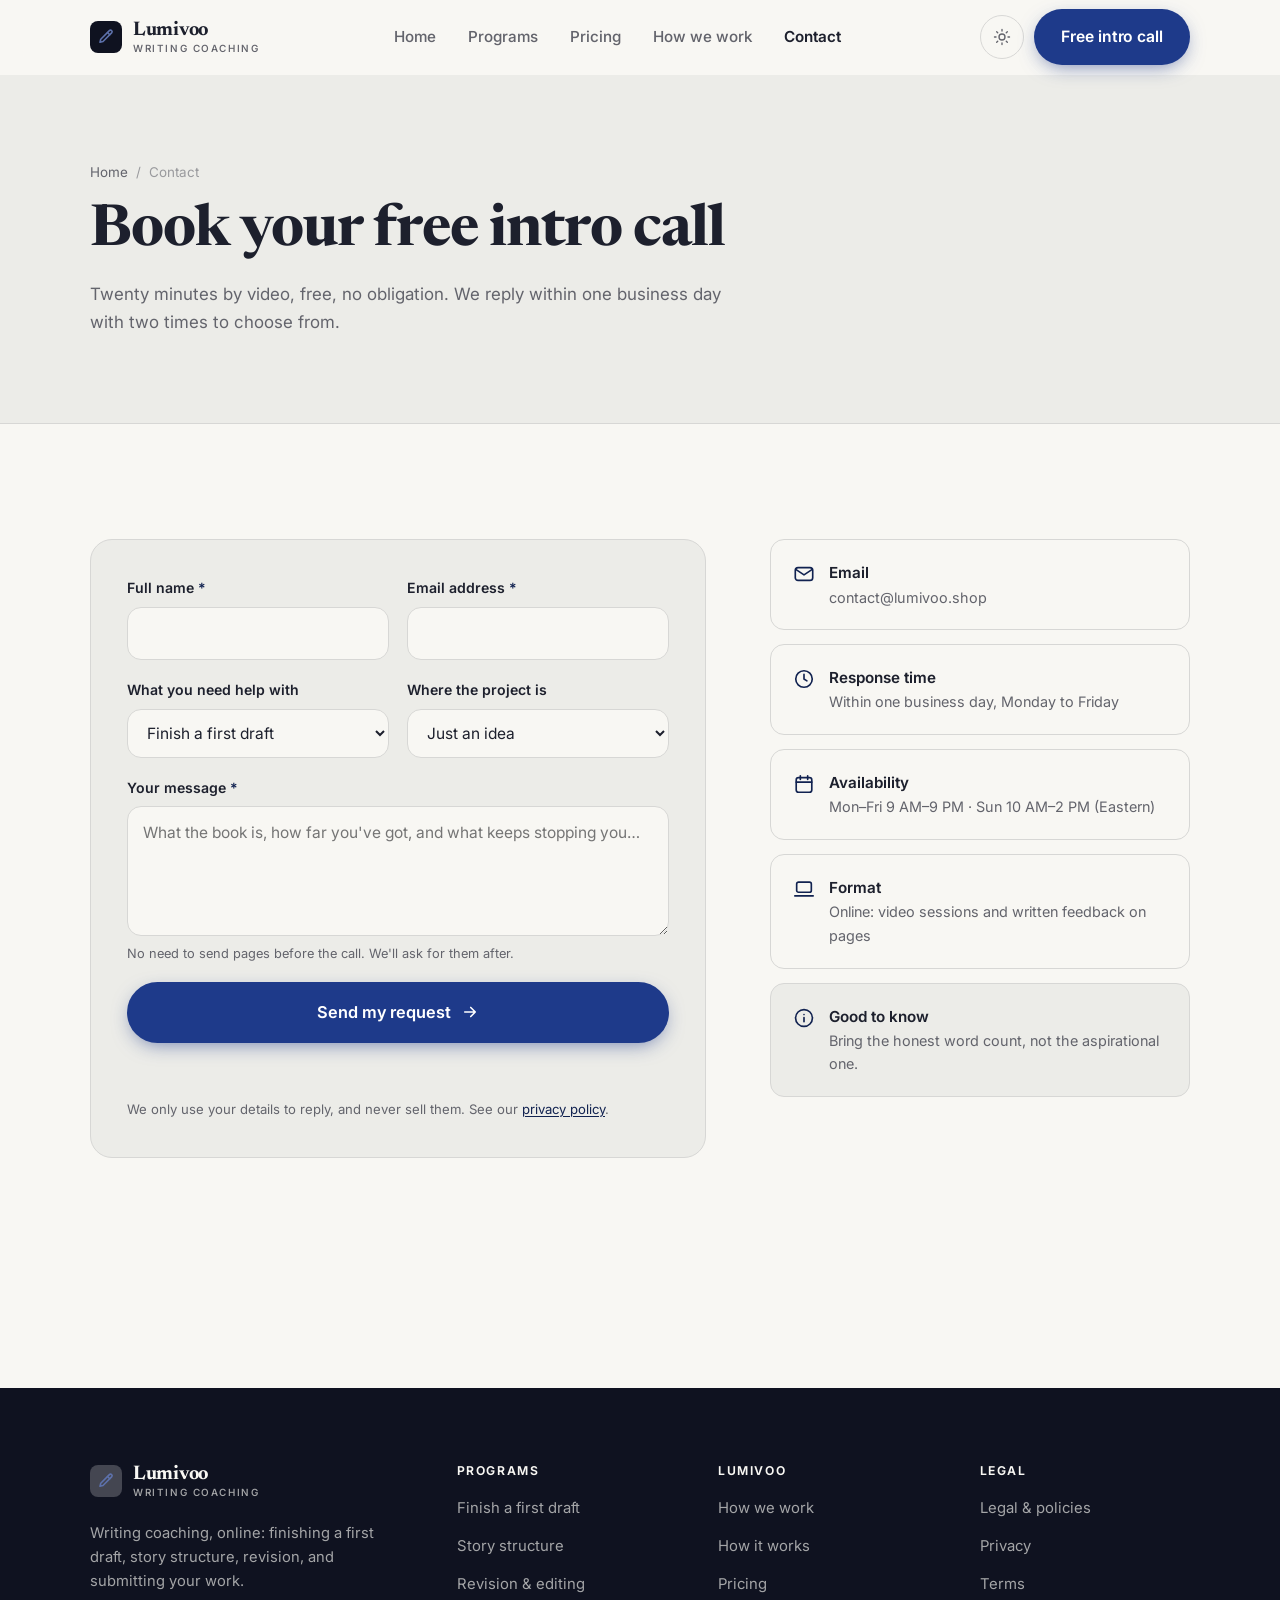
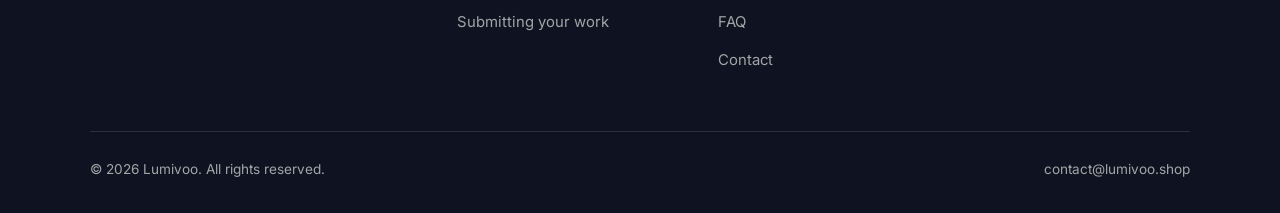
<file: contact.html>
<!DOCTYPE html>
<html lang="en" class="no-js">
<head>
<meta charset="utf-8">
<meta name="viewport" content="width=device-width, initial-scale=1">
<title>Contact — Lumivoo</title>
<meta name="description" content="Book your free 20-minute intro call. We reply within one business day.">
<link rel="canonical" href="https://lumivoo.shop/contact.html">

<meta property="og:type" content="website">
<meta property="og:url" content="https://lumivoo.shop/contact.html">
<meta property="og:site_name" content="Lumivoo">
<meta property="og:locale" content="en_US">
<meta property="og:title" content="Contact — Lumivoo">
<meta property="og:description" content="Book your free 20-minute intro call. We reply within one business day.">
<meta name="theme-color" content="#0f1220">

<link rel="icon" href="assets/img/favicon.svg" type="image/svg+xml">
<link rel="preconnect" href="https://fonts.googleapis.com">
<link rel="preconnect" href="https://fonts.gstatic.com" crossorigin>
<link rel="stylesheet" href="https://fonts.googleapis.com/css2?family=Newsreader:opsz,wght@6..72,400..700&family=Inter:wght@400..700&display=swap">
<link rel="stylesheet" href="assets/css/style.css">

<!-- Thème appliqué avant le premier rendu (évite le flash) -->
<script>
document.documentElement.classList.remove('no-js');
(function(){try{var t=localStorage.getItem('site-theme');if(t){document.documentElement.setAttribute('data-theme',t);}}catch(e){}})();
</script>
</head>

<body>
<a class="skip-link" href="#main">Skip to main content</a>

<header class="site-header">
  <nav class="wrap nav" aria-label="Main navigation">
    <a class="brand" href="index.html">
      <svg class="brand__mark" viewBox="0 0 64 64" aria-hidden="true">
        <rect class="bm-bg" width="64" height="64" rx="16"/>
        <g class="bm-ic" transform="translate(14 14) scale(1.5)" fill="none" stroke-width="2.1" stroke-linecap="round" stroke-linejoin="round"><path d="M16.5 3.5a2.1 2.1 0 0 1 3 3L8 18l-4 1 1-4z"/><path d="M14 6l3 3"/></g>
      </svg>
      <span>Lumivoo<span class="brand__sub">Writing coaching</span></span>
    </a>

    <ul class="nav__links" id="nav-links">
      <li><a href="index.html">Home</a></li>
      <li><a href="programs.html">Programs</a></li>
      <li><a href="index.html#pricing">Pricing</a></li>
      <li><a href="about.html">How we work</a></li>
      <li><a href="contact.html" aria-current="page">Contact</a></li>
      <li><a class="btn btn--primary" href="contact.html">Free intro call</a></li>
    </ul>

    <div class="nav__cta">
      <button class="theme-toggle" type="button" aria-label="Switch to dark theme">
        <svg class="icon-sun" viewBox="0 0 24 24" fill="none" stroke="currentColor" stroke-width="1.8" stroke-linecap="round" aria-hidden="true"><circle cx="12" cy="12" r="4"/><path d="M12 2v2m0 16v2M2 12h2m16 0h2M4.9 4.9l1.4 1.4m11.4 11.4 1.4 1.4M19.1 4.9l-1.4 1.4M6.3 17.7l-1.4 1.4"/></svg>
        <svg class="icon-moon" viewBox="0 0 24 24" fill="none" stroke="currentColor" stroke-width="1.8" stroke-linecap="round" stroke-linejoin="round" aria-hidden="true"><path d="M21 12.8A9 9 0 1 1 11.2 3a7 7 0 0 0 9.8 9.8z"/></svg>
      </button>
      <a class="btn btn--primary" href="contact.html">Free intro call</a>
      <button class="nav__toggle" type="button" aria-expanded="false" aria-controls="nav-links" aria-label="Open menu">
        <svg class="icon-open" viewBox="0 0 24 24" fill="none" stroke="currentColor" stroke-width="2" stroke-linecap="round" aria-hidden="true"><path d="M3 6h18M3 12h18M3 18h18"/></svg>
        <svg class="icon-close" viewBox="0 0 24 24" fill="none" stroke="currentColor" stroke-width="2" stroke-linecap="round" aria-hidden="true"><path d="M6 6l12 12M18 6L6 18"/></svg>
      </button>
    </div>
  </nav>
</header>

<main id="main">

<section class="page-head">
  <div class="wrap">
    <nav class="breadcrumb" aria-label="Breadcrumb">
      <a href="index.html">Home</a><span>/</span><span aria-current="page">Contact</span>
    </nav>
    <h1>Book your free intro call</h1>
    <p>Twenty minutes by video, free, no obligation. We reply within one business day with two times to choose from.</p>
  </div>
</section>

<section class="section wrap">
  <div class="form-layout">

    <!--
      FORM: the action attribute holds a placeholder id. Create a free form at
      https://formspree.io and replace VOTRE_ID_FORMSPREE. Until then, the button
      opens the visitor's email app with a pre-filled message to contact@lumivoo.shop.
    -->
    <form class="form" id="contact-form" action="https://formspree.io/f/VOTRE_ID_FORMSPREE" method="POST"
          data-email="contact@lumivoo.shop" data-subject="Intro call request"
          data-msg-mail="Your email app will open with the message ready to send." data-msg-sending="Sending…"
          data-msg-ok="Thanks! Your message is on its way. We reply within one business day." data-msg-err="Sending failed. Please email us directly at">
      <div class="form__row">
        <div class="field">
          <label for="nom">Full name <span class="req" aria-hidden="true">*</span></label>
          <input type="text" id="nom" name="nom" autocomplete="name" required>
        </div>
        <div class="field">
          <label for="email">Email address <span class="req" aria-hidden="true">*</span></label>
          <input type="email" id="email" name="email" autocomplete="email" required>
        </div>
      </div>

      <div class="form__row">
        <div class="field">
          <label for="programme">What you need help with</label>
          <select id="programme" name="programme">
            <option>Finish a first draft</option>
            <option>Story structure</option>
            <option>Revision &amp; editing</option>
            <option>Submitting your work</option>
            <option>Not sure yet</option>
          </select>
        </div>
        <div class="field">
          <label for="niveau">Where the project is</label>
          <select id="niveau" name="niveau">
            <option>Just an idea</option>
            <option>Started, then stalled</option>
            <option>Draft in progress</option>
            <option>Finished draft</option>
            <option>Ready to submit</option>
          </select>
        </div>
      </div>

      <div class="field">
        <label for="message">Your message <span class="req" aria-hidden="true">*</span></label>
        <textarea id="message" name="message" required placeholder="What the book is, how far you've got, and what keeps stopping you…"></textarea>
        <span class="field__hint">No need to send pages before the call. We'll ask for them after.</span>
      </div>

      <!-- Bot trap: hidden from humans -->
      <div class="visually-hidden" aria-hidden="true">
        <label for="site-web">Leave this field empty</label>
        <input type="text" id="site-web" name="_gotcha" tabindex="-1" autocomplete="off">
      </div>

      <button class="btn btn--primary btn--lg" type="submit">Send my request <svg viewBox="0 0 24 24" fill="none" stroke="currentColor" stroke-width="2.2" stroke-linecap="round" stroke-linejoin="round" aria-hidden="true"><path d="M5 12h14M13 6l6 6-6 6"/></svg></button>

      <p id="form-status" class="form__status" role="status" aria-live="polite"></p>

      <p class="form__note">
        We only use your details to reply, and never sell them. See our <a href="legal.html#privacy">privacy policy</a>.
      </p>
    </form>

    <aside class="contact-aside">
      <div class="contact-card">
        <svg viewBox="0 0 24 24" fill="none" stroke="currentColor" stroke-width="1.8" stroke-linecap="round" stroke-linejoin="round" aria-hidden="true"><rect x="2.5" y="5" width="19" height="14" rx="3"/><path d="M3 7l9 6 9-6"/></svg>
        <div><b>Email</b><a href="mailto:contact@lumivoo.shop">contact@lumivoo.shop</a></div>
      </div>
      <div class="contact-card">
        <svg viewBox="0 0 24 24" fill="none" stroke="currentColor" stroke-width="1.8" stroke-linecap="round" stroke-linejoin="round" aria-hidden="true"><circle cx="12" cy="12" r="9"/><path d="M12 7v5l3.2 2"/></svg>
        <div><b>Response time</b><span>Within one business day, Monday to Friday</span></div>
      </div>
      <div class="contact-card">
        <svg viewBox="0 0 24 24" fill="none" stroke="currentColor" stroke-width="1.8" stroke-linecap="round" stroke-linejoin="round" aria-hidden="true"><rect x="3.5" y="5" width="17" height="16" rx="2.5"/><path d="M8 3v4M16 3v4M3.5 10h17"/></svg>
        <div><b>Availability</b><span>Mon–Fri 9 AM–9 PM · Sun 10 AM–2 PM (Eastern)</span></div>
      </div>
      <div class="contact-card">
        <svg viewBox="0 0 24 24" fill="none" stroke="currentColor" stroke-width="1.8" stroke-linecap="round" stroke-linejoin="round" aria-hidden="true"><rect x="4" y="4.5" width="16" height="11" rx="2"/><path d="M2 19.5h20"/></svg>
        <div><b>Format</b><span>Online: video sessions and written feedback on pages</span></div>
      </div>
      <div class="contact-card contact-card--soft">
        <svg viewBox="0 0 24 24" fill="none" stroke="currentColor" stroke-width="1.8" stroke-linecap="round" stroke-linejoin="round" aria-hidden="true"><circle cx="12" cy="12" r="9.2"/><path d="M12 16v-4.5M12 8.2v.1"/></svg>
        <div><b>Good to know</b><span>Bring the honest word count, not the aspirational one.</span></div>
      </div>
    </aside>

  </div>
</section>

</main>

<footer class="site-footer">
  <div class="wrap">
    <div class="footer__grid">
      <div class="footer__brand">
        <a class="brand" href="index.html">
          <svg class="brand__mark" viewBox="0 0 64 64" aria-hidden="true">
        <rect class="bm-bg" width="64" height="64" rx="16"/>
        <g class="bm-ic" transform="translate(14 14) scale(1.5)" fill="none" stroke-width="2.1" stroke-linecap="round" stroke-linejoin="round"><path d="M16.5 3.5a2.1 2.1 0 0 1 3 3L8 18l-4 1 1-4z"/><path d="M14 6l3 3"/></g>
      </svg>
          <span>Lumivoo<span class="brand__sub">Writing coaching</span></span>
        </a>
        <p>Writing coaching, online: finishing a first draft, story structure, revision, and submitting your work.</p>
      </div>

      <div class="footer__col">
        <h4>Programs</h4>
        <ul>
          <li><a href="programs.html#first-draft">Finish a first draft</a></li>
          <li><a href="programs.html#structure">Story structure</a></li>
          <li><a href="programs.html#revision">Revision &amp; editing</a></li>
          <li><a href="programs.html#submitting">Submitting your work</a></li>
        </ul>
      </div>

      <div class="footer__col">
        <h4>Lumivoo</h4>
        <ul>
          <li><a href="about.html">How we work</a></li>
          <li><a href="index.html#how-it-works">How it works</a></li>
          <li><a href="index.html#pricing">Pricing</a></li>
          <li><a href="index.html#faq">FAQ</a></li>
          <li><a href="contact.html">Contact</a></li>
        </ul>
      </div>

      <div class="footer__col">
        <h4>Legal</h4>
        <ul>
          <li><a href="legal.html">Legal &amp; policies</a></li>
          <li><a href="legal.html#privacy">Privacy</a></li>
          <li><a href="legal.html#terms">Terms</a></li>
        </ul>
      </div>
    </div>

    <div class="footer__bottom">
      <p>© <span data-year>2026</span> Lumivoo. All rights reserved.</p>
      <p><a href="mailto:contact@lumivoo.shop">contact@lumivoo.shop</a></p>
    </div>
  </div>
</footer>

<script src="assets/js/main.js" defer></script>
</body>
</html>
</file>
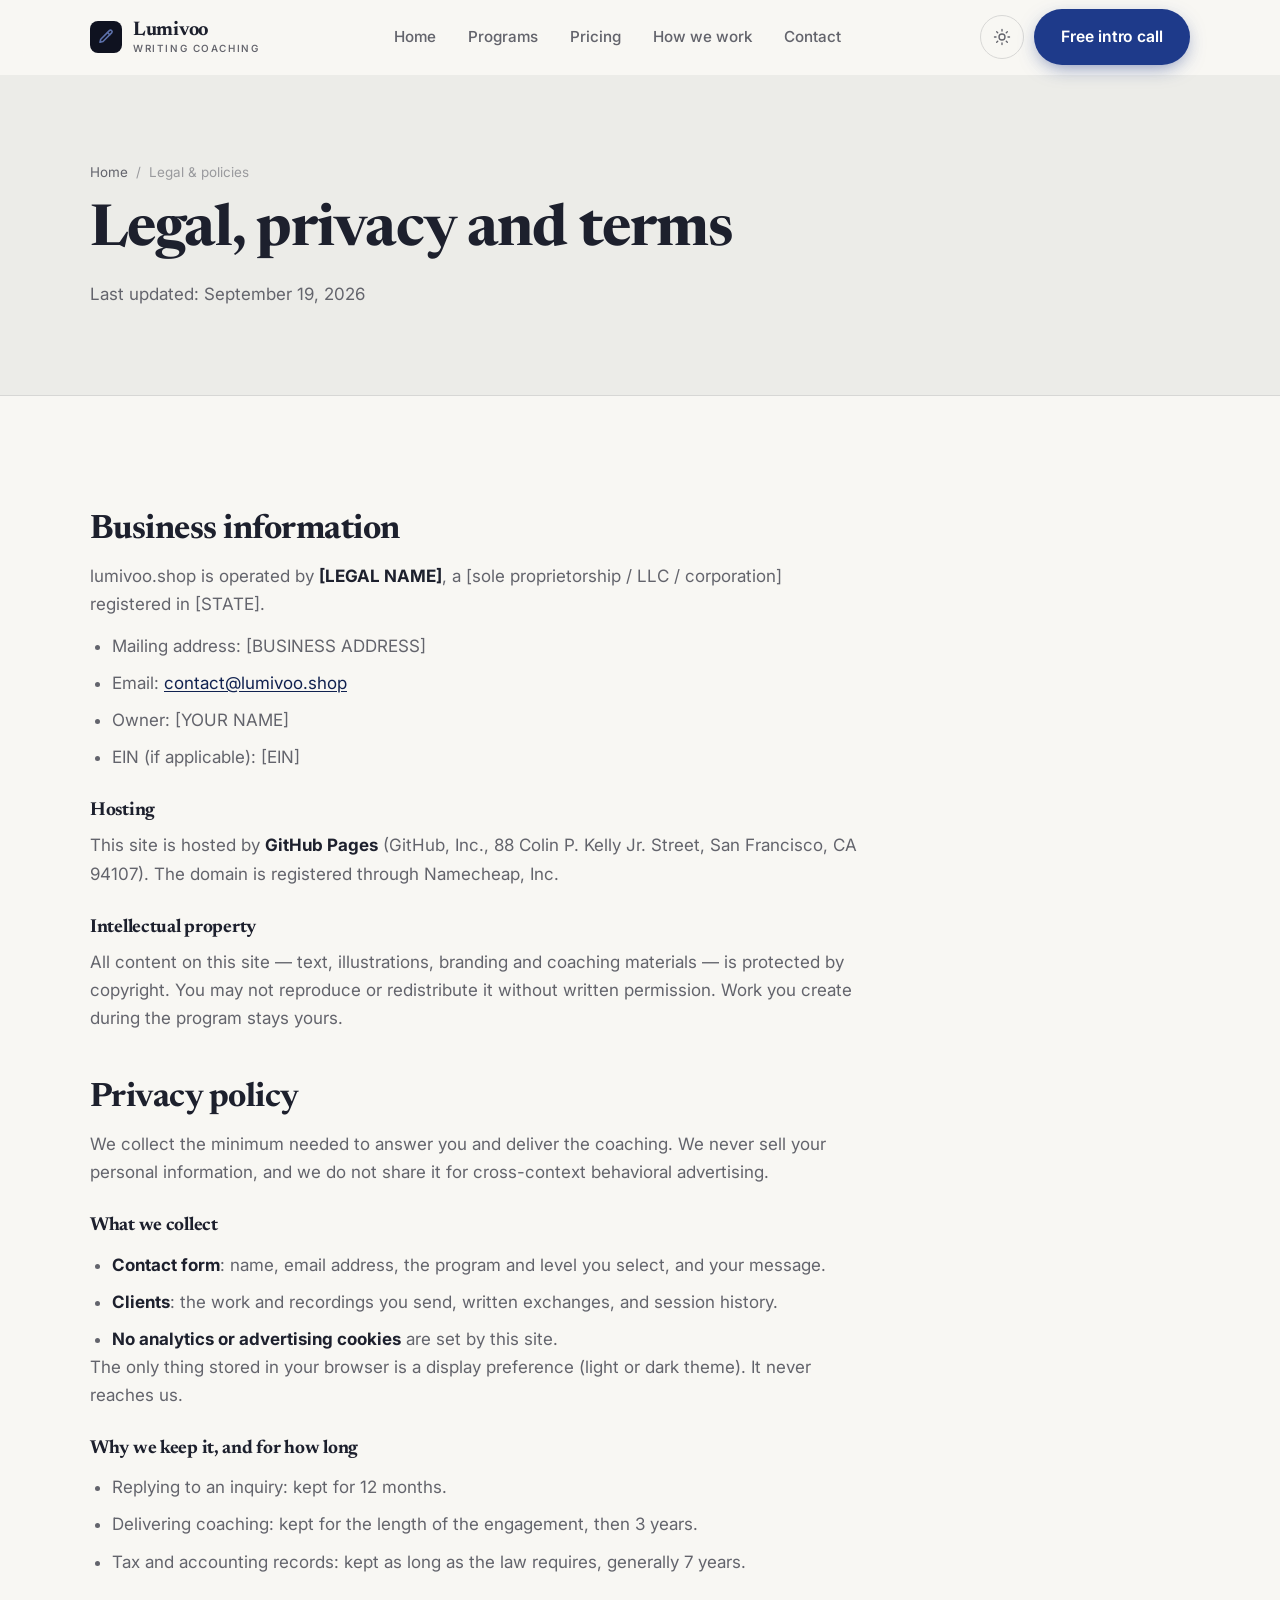
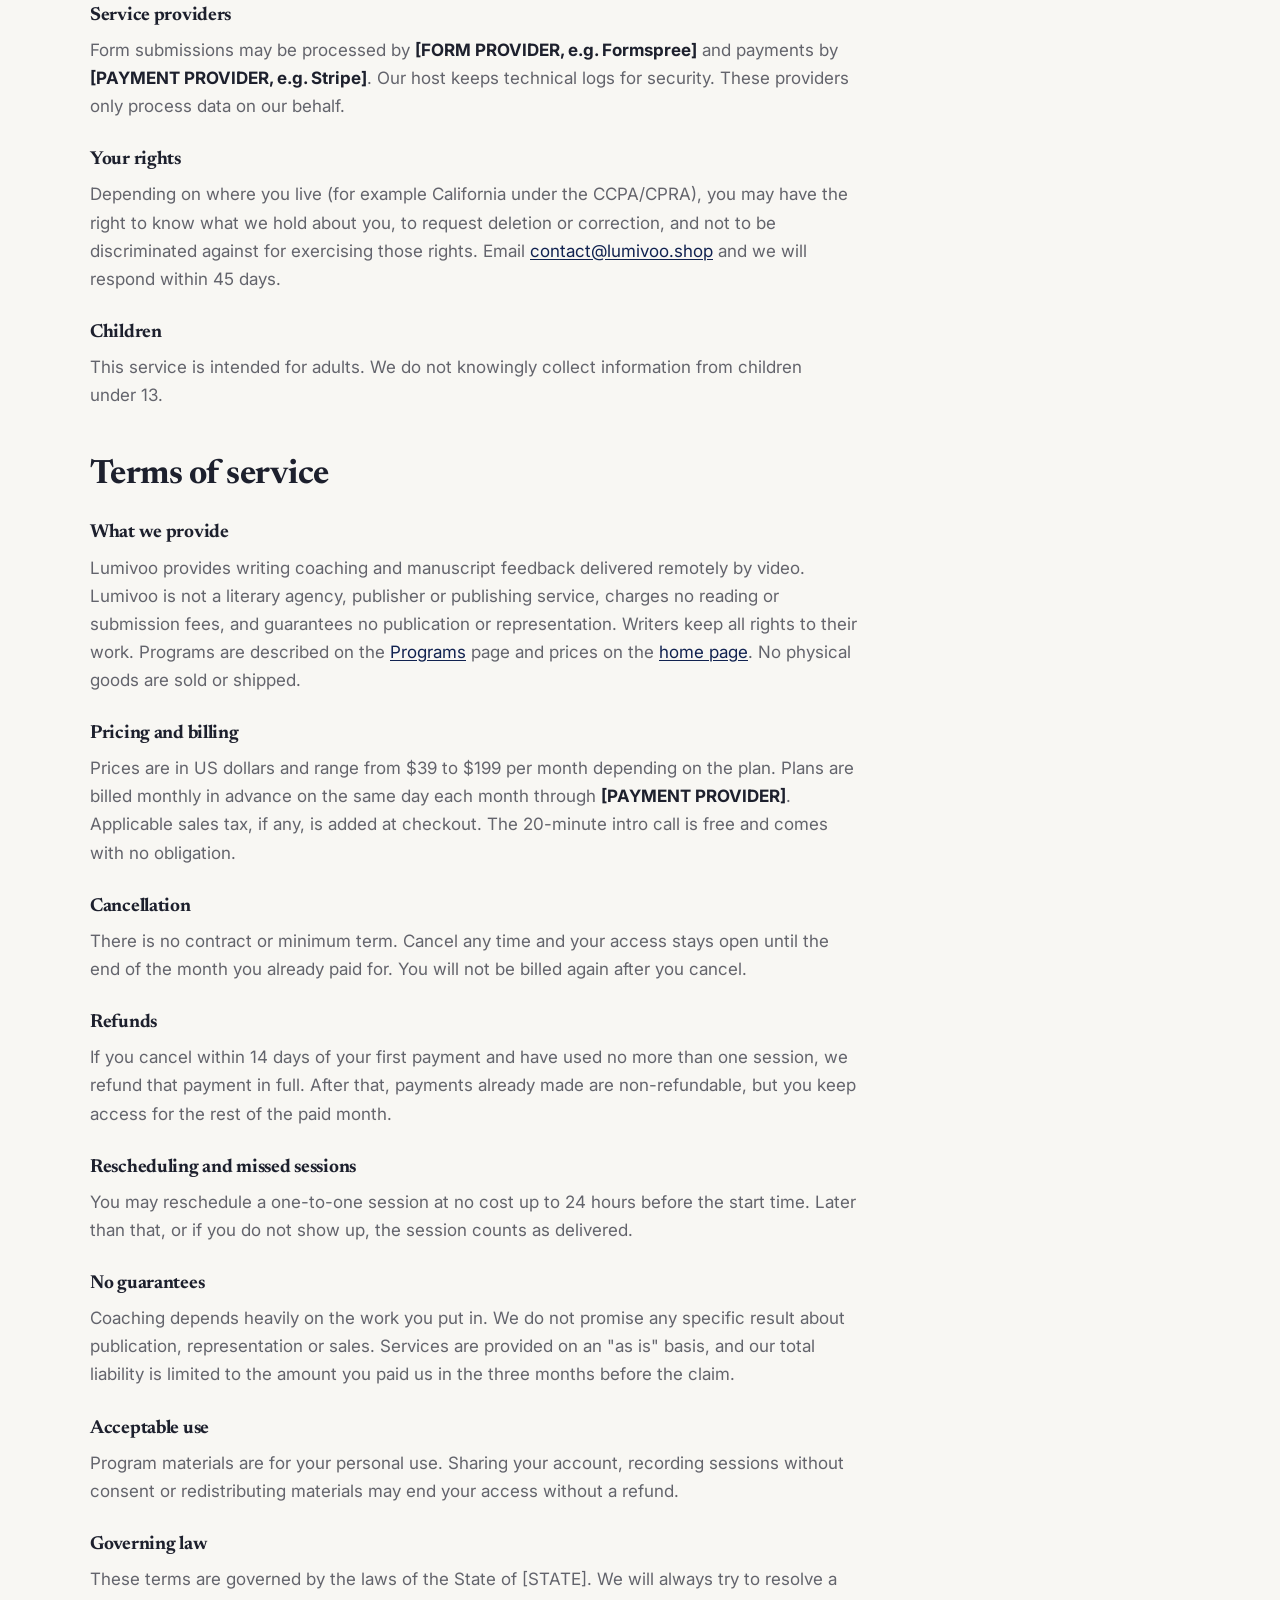
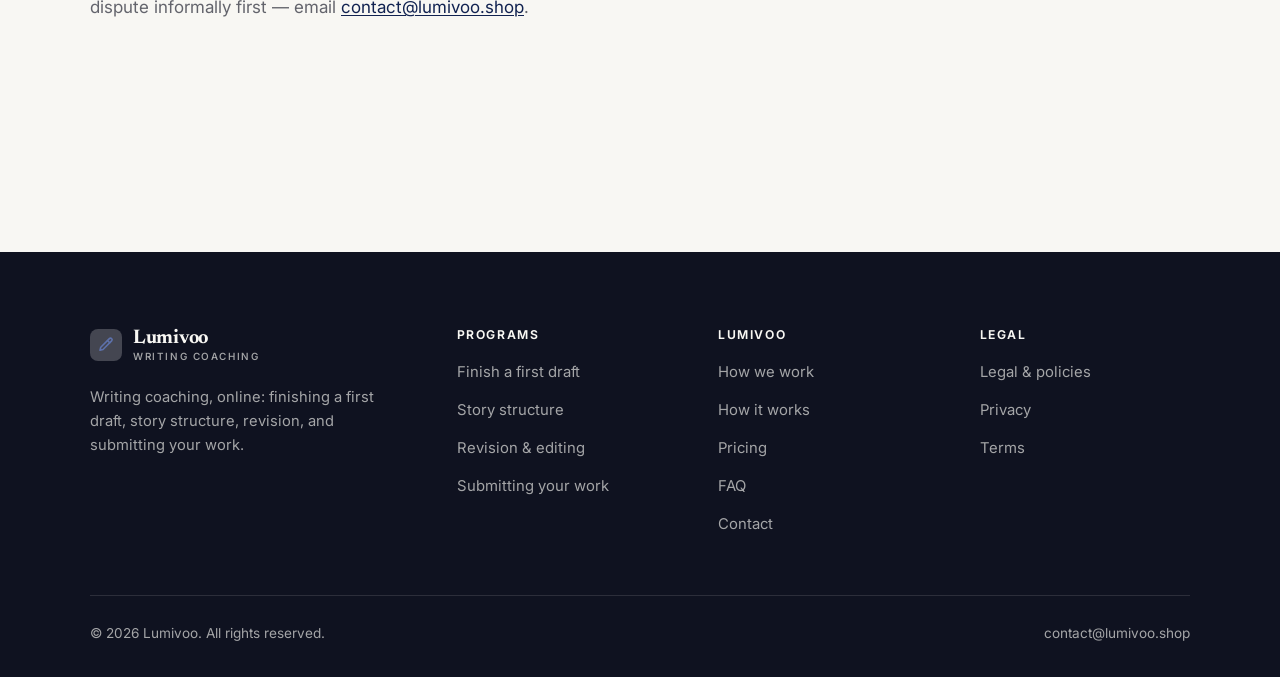
<file: legal.html>
<!DOCTYPE html>
<html lang="en" class="no-js">
<head>
<meta charset="utf-8">
<meta name="viewport" content="width=device-width, initial-scale=1">
<title>Legal, privacy and terms — Lumivoo</title>
<meta name="description" content="Business information, privacy policy and terms of service for Lumivoo.">
<meta name="robots" content="noindex">

<meta property="og:type" content="website">
<meta property="og:url" content="https://lumivoo.shop/legal.html">
<meta property="og:site_name" content="Lumivoo">
<meta property="og:locale" content="en_US">
<meta property="og:title" content="Legal, privacy and terms — Lumivoo">
<meta property="og:description" content="Business information, privacy policy and terms of service for Lumivoo.">
<meta name="theme-color" content="#0f1220">

<link rel="icon" href="assets/img/favicon.svg" type="image/svg+xml">
<link rel="preconnect" href="https://fonts.googleapis.com">
<link rel="preconnect" href="https://fonts.gstatic.com" crossorigin>
<link rel="stylesheet" href="https://fonts.googleapis.com/css2?family=Newsreader:opsz,wght@6..72,400..700&family=Inter:wght@400..700&display=swap">
<link rel="stylesheet" href="assets/css/style.css">

<!-- Thème appliqué avant le premier rendu (évite le flash) -->
<script>
document.documentElement.classList.remove('no-js');
(function(){try{var t=localStorage.getItem('site-theme');if(t){document.documentElement.setAttribute('data-theme',t);}}catch(e){}})();
</script>
</head>

<body>
<a class="skip-link" href="#main">Skip to main content</a>

<header class="site-header">
  <nav class="wrap nav" aria-label="Main navigation">
    <a class="brand" href="index.html">
      <svg class="brand__mark" viewBox="0 0 64 64" aria-hidden="true">
        <rect class="bm-bg" width="64" height="64" rx="16"/>
        <g class="bm-ic" transform="translate(14 14) scale(1.5)" fill="none" stroke-width="2.1" stroke-linecap="round" stroke-linejoin="round"><path d="M16.5 3.5a2.1 2.1 0 0 1 3 3L8 18l-4 1 1-4z"/><path d="M14 6l3 3"/></g>
      </svg>
      <span>Lumivoo<span class="brand__sub">Writing coaching</span></span>
    </a>

    <ul class="nav__links" id="nav-links">
      <li><a href="index.html">Home</a></li>
      <li><a href="programs.html">Programs</a></li>
      <li><a href="index.html#pricing">Pricing</a></li>
      <li><a href="about.html">How we work</a></li>
      <li><a href="contact.html">Contact</a></li>
      <li><a class="btn btn--primary" href="contact.html">Free intro call</a></li>
    </ul>

    <div class="nav__cta">
      <button class="theme-toggle" type="button" aria-label="Switch to dark theme">
        <svg class="icon-sun" viewBox="0 0 24 24" fill="none" stroke="currentColor" stroke-width="1.8" stroke-linecap="round" aria-hidden="true"><circle cx="12" cy="12" r="4"/><path d="M12 2v2m0 16v2M2 12h2m16 0h2M4.9 4.9l1.4 1.4m11.4 11.4 1.4 1.4M19.1 4.9l-1.4 1.4M6.3 17.7l-1.4 1.4"/></svg>
        <svg class="icon-moon" viewBox="0 0 24 24" fill="none" stroke="currentColor" stroke-width="1.8" stroke-linecap="round" stroke-linejoin="round" aria-hidden="true"><path d="M21 12.8A9 9 0 1 1 11.2 3a7 7 0 0 0 9.8 9.8z"/></svg>
      </button>
      <a class="btn btn--primary" href="contact.html">Free intro call</a>
      <button class="nav__toggle" type="button" aria-expanded="false" aria-controls="nav-links" aria-label="Open menu">
        <svg class="icon-open" viewBox="0 0 24 24" fill="none" stroke="currentColor" stroke-width="2" stroke-linecap="round" aria-hidden="true"><path d="M3 6h18M3 12h18M3 18h18"/></svg>
        <svg class="icon-close" viewBox="0 0 24 24" fill="none" stroke="currentColor" stroke-width="2" stroke-linecap="round" aria-hidden="true"><path d="M6 6l12 12M18 6L6 18"/></svg>
      </button>
    </div>
  </nav>
</header>

<main id="main">

<section class="page-head">
  <div class="wrap">
    <nav class="breadcrumb" aria-label="Breadcrumb">
      <a href="index.html">Home</a><span>/</span><span aria-current="page">Legal &amp; policies</span>
    </nav>
    <h1>Legal, privacy and terms</h1>
    <p>Last updated: <time datetime="2026-09-19">September 19, 2026</time></p>
  </div>
</section>

<section class="section wrap">
  <div class="prose">

    <!--
      TO DO: this is a skeleton, not legal advice. Replace every [BRACKET] with
      your real details before selling, and have a lawyer review it if you can.
      Consumer protection rules differ by state.
    -->

    <h2 id="business">Business information</h2>
    <p>
      lumivoo.shop is operated by <strong>[LEGAL NAME]</strong>, a [sole proprietorship / LLC / corporation]
      registered in [STATE].
    </p>
    <ul>
      <li>Mailing address: [BUSINESS ADDRESS]</li>
      <li>Email: <a href="mailto:contact@lumivoo.shop">contact@lumivoo.shop</a></li>
      <li>Owner: [YOUR NAME]</li>
      <li>EIN (if applicable): [EIN]</li>
    </ul>

    <h3>Hosting</h3>
    <p>
      This site is hosted by <strong>GitHub Pages</strong> (GitHub, Inc., 88 Colin P. Kelly Jr. Street,
      San Francisco, CA 94107). The domain is registered through Namecheap, Inc.
    </p>

    <h3>Intellectual property</h3>
    <p>
      All content on this site — text, illustrations, branding and coaching materials — is protected by
      copyright. You may not reproduce or redistribute it without written permission. Work you create during
      the program stays yours.
    </p>

    <h2 id="privacy">Privacy policy</h2>
    <p>
      We collect the minimum needed to answer you and deliver the coaching. We never sell your personal
      information, and we do not share it for cross-context behavioral advertising.
    </p>
    <h3>What we collect</h3>
    <ul>
      <li><strong>Contact form</strong>: name, email address, the program and level you select, and your message.</li>
      <li><strong>Clients</strong>: the work and recordings you send, written exchanges, and session history.</li>
      <li><strong>No analytics or advertising cookies</strong> are set by this site.</li>
    </ul>
    <p>
      The only thing stored in your browser is a display preference (light or dark theme). It never reaches us.
    </p>
    <h3>Why we keep it, and for how long</h3>
    <ul>
      <li>Replying to an inquiry: kept for 12 months.</li>
      <li>Delivering coaching: kept for the length of the engagement, then 3 years.</li>
      <li>Tax and accounting records: kept as long as the law requires, generally 7 years.</li>
    </ul>
    <h3>Service providers</h3>
    <p>
      Form submissions may be processed by <strong>[FORM PROVIDER, e.g. Formspree]</strong> and payments by
      <strong>[PAYMENT PROVIDER, e.g. Stripe]</strong>. Our host keeps technical logs for security. These
      providers only process data on our behalf.
    </p>
    <h3>Your rights</h3>
    <p>
      Depending on where you live (for example California under the CCPA/CPRA), you may have the right to
      know what we hold about you, to request deletion or correction, and not to be discriminated against for
      exercising those rights. Email <a href="mailto:contact@lumivoo.shop">contact@lumivoo.shop</a> and we will respond within 45 days.
    </p>
    <h3>Children</h3>
    <p>
      This service is intended for adults. We do not knowingly collect information from children under 13.
    </p>

    <h2 id="terms">Terms of service</h2>
    <h3>What we provide</h3>
    <p>
      Lumivoo provides writing coaching and manuscript feedback delivered remotely by video. Lumivoo is not a literary agency, publisher or publishing service, charges no reading or submission fees, and guarantees no publication or representation. Writers keep all rights to their work. Programs are described on the
      <a href="programs.html">Programs</a> page and prices on the <a href="index.html#pricing">home page</a>.
      No physical goods are sold or shipped.
    </p>
    <h3>Pricing and billing</h3>
    <p>
      Prices are in US dollars and range from $39 to $199 per month
      depending on the plan. Plans are billed monthly in advance on the same day each month through
      <strong>[PAYMENT PROVIDER]</strong>. Applicable sales tax, if any, is added at checkout.
      The 20-minute intro call is free and comes with no obligation.
    </p>
    <h3>Cancellation</h3>
    <p>
      There is no contract or minimum term. Cancel any time and your access stays open until the end of the
      month you already paid for. You will not be billed again after you cancel.
    </p>
    <h3>Refunds</h3>
    <p>
      If you cancel within 14 days of your first payment and have used no more than one session, we refund
      that payment in full. After that, payments already made are non-refundable, but you keep access for the
      rest of the paid month.
    </p>
    <h3>Rescheduling and missed sessions</h3>
    <p>
      You may reschedule a one-to-one session at no cost up to 24 hours before the start time. Later than
      that, or if you do not show up, the session counts as delivered.
    </p>
    <h3>No guarantees</h3>
    <p>
      Coaching depends heavily on the work you put in. We do not promise any specific result
      about publication, representation or sales. Services are provided on an "as is" basis, and our total
      liability is limited to the amount you paid us in the three months before the claim.
    </p>
    <h3>Acceptable use</h3>
    <p>
      Program materials are for your personal use. Sharing your account, recording sessions without consent
      or redistributing materials may end your access without a refund.
    </p>
    <h3>Governing law</h3>
    <p>
      These terms are governed by the laws of the State of [STATE]. We will always try to resolve a dispute
      informally first — email <a href="mailto:contact@lumivoo.shop">contact@lumivoo.shop</a>.
    </p>

  </div>
</section>

</main>

<footer class="site-footer">
  <div class="wrap">
    <div class="footer__grid">
      <div class="footer__brand">
        <a class="brand" href="index.html">
          <svg class="brand__mark" viewBox="0 0 64 64" aria-hidden="true">
        <rect class="bm-bg" width="64" height="64" rx="16"/>
        <g class="bm-ic" transform="translate(14 14) scale(1.5)" fill="none" stroke-width="2.1" stroke-linecap="round" stroke-linejoin="round"><path d="M16.5 3.5a2.1 2.1 0 0 1 3 3L8 18l-4 1 1-4z"/><path d="M14 6l3 3"/></g>
      </svg>
          <span>Lumivoo<span class="brand__sub">Writing coaching</span></span>
        </a>
        <p>Writing coaching, online: finishing a first draft, story structure, revision, and submitting your work.</p>
      </div>

      <div class="footer__col">
        <h4>Programs</h4>
        <ul>
          <li><a href="programs.html#first-draft">Finish a first draft</a></li>
          <li><a href="programs.html#structure">Story structure</a></li>
          <li><a href="programs.html#revision">Revision &amp; editing</a></li>
          <li><a href="programs.html#submitting">Submitting your work</a></li>
        </ul>
      </div>

      <div class="footer__col">
        <h4>Lumivoo</h4>
        <ul>
          <li><a href="about.html">How we work</a></li>
          <li><a href="index.html#how-it-works">How it works</a></li>
          <li><a href="index.html#pricing">Pricing</a></li>
          <li><a href="index.html#faq">FAQ</a></li>
          <li><a href="contact.html">Contact</a></li>
        </ul>
      </div>

      <div class="footer__col">
        <h4>Legal</h4>
        <ul>
          <li><a href="legal.html">Legal &amp; policies</a></li>
          <li><a href="legal.html#privacy">Privacy</a></li>
          <li><a href="legal.html#terms">Terms</a></li>
        </ul>
      </div>
    </div>

    <div class="footer__bottom">
      <p>© <span data-year>2026</span> Lumivoo. All rights reserved.</p>
      <p><a href="mailto:contact@lumivoo.shop">contact@lumivoo.shop</a></p>
    </div>
  </div>
</footer>

<script src="assets/js/main.js" defer></script>
</body>
</html>
</file>
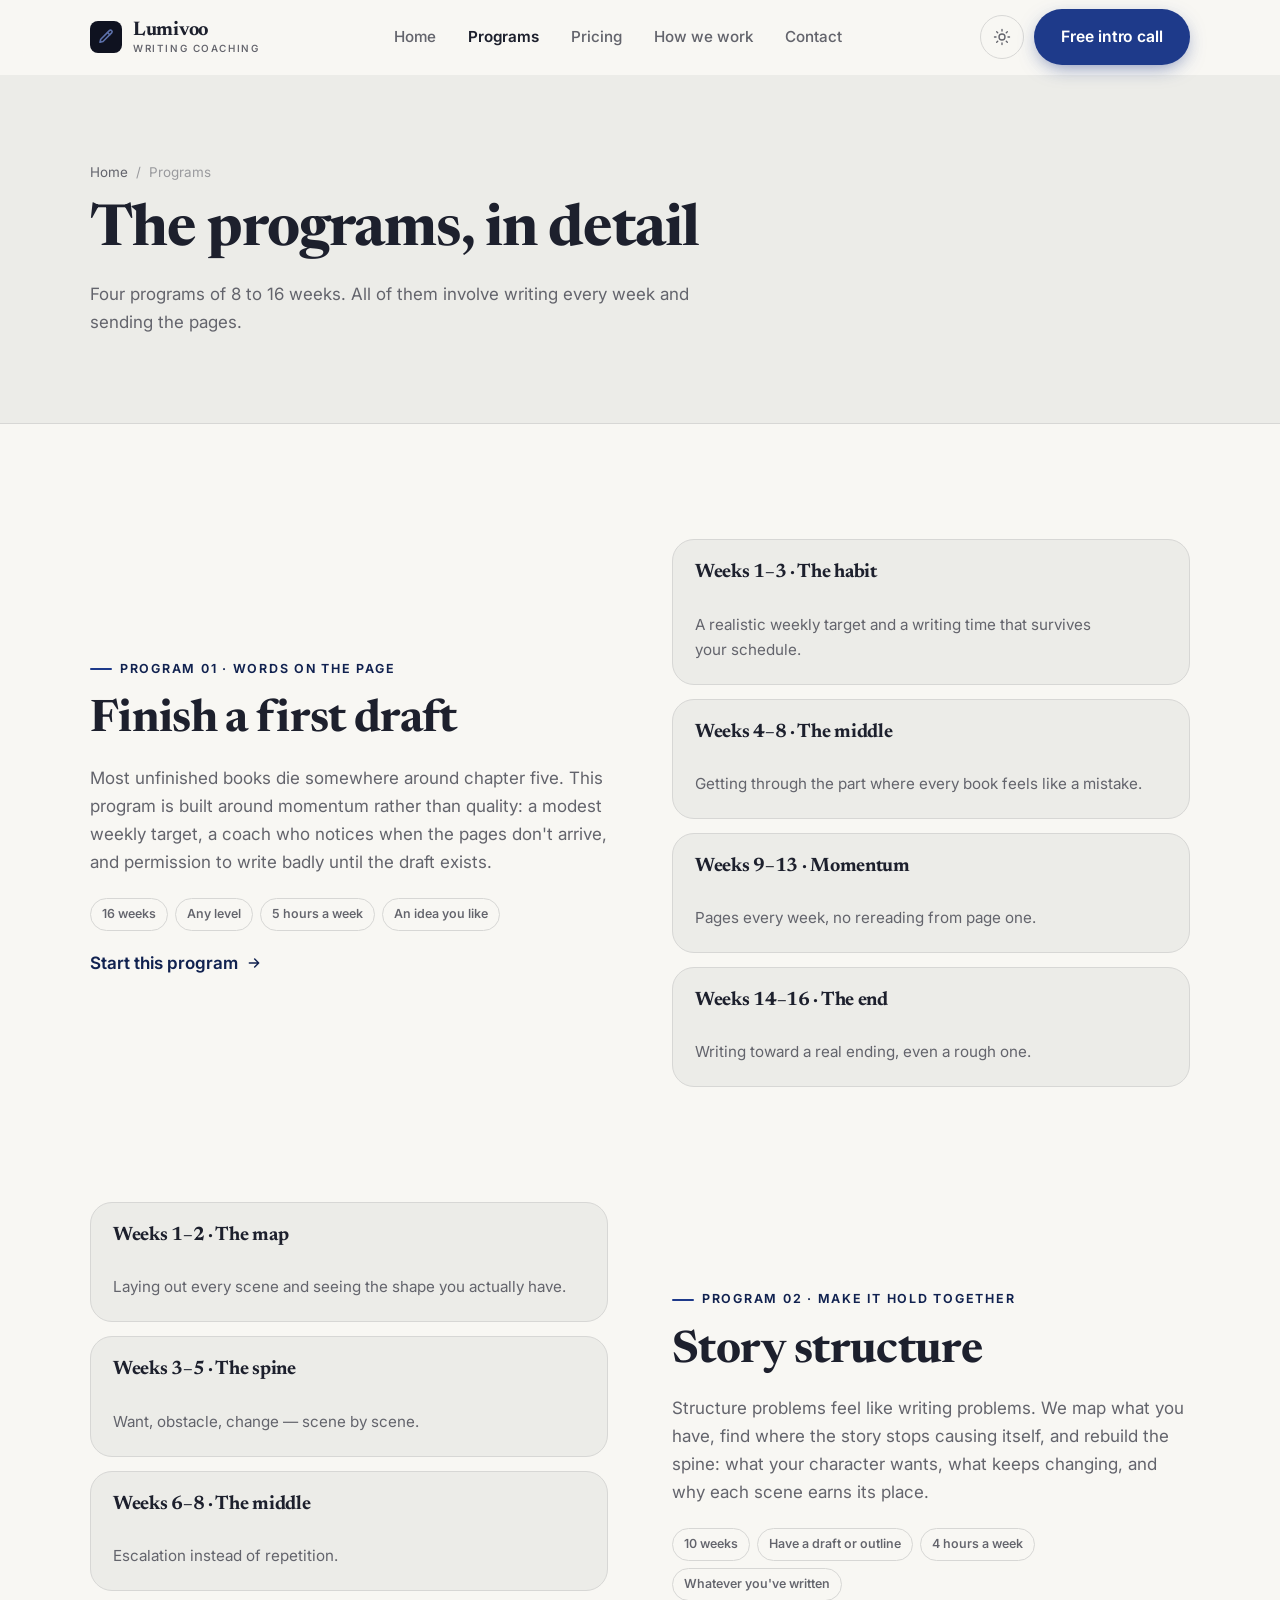
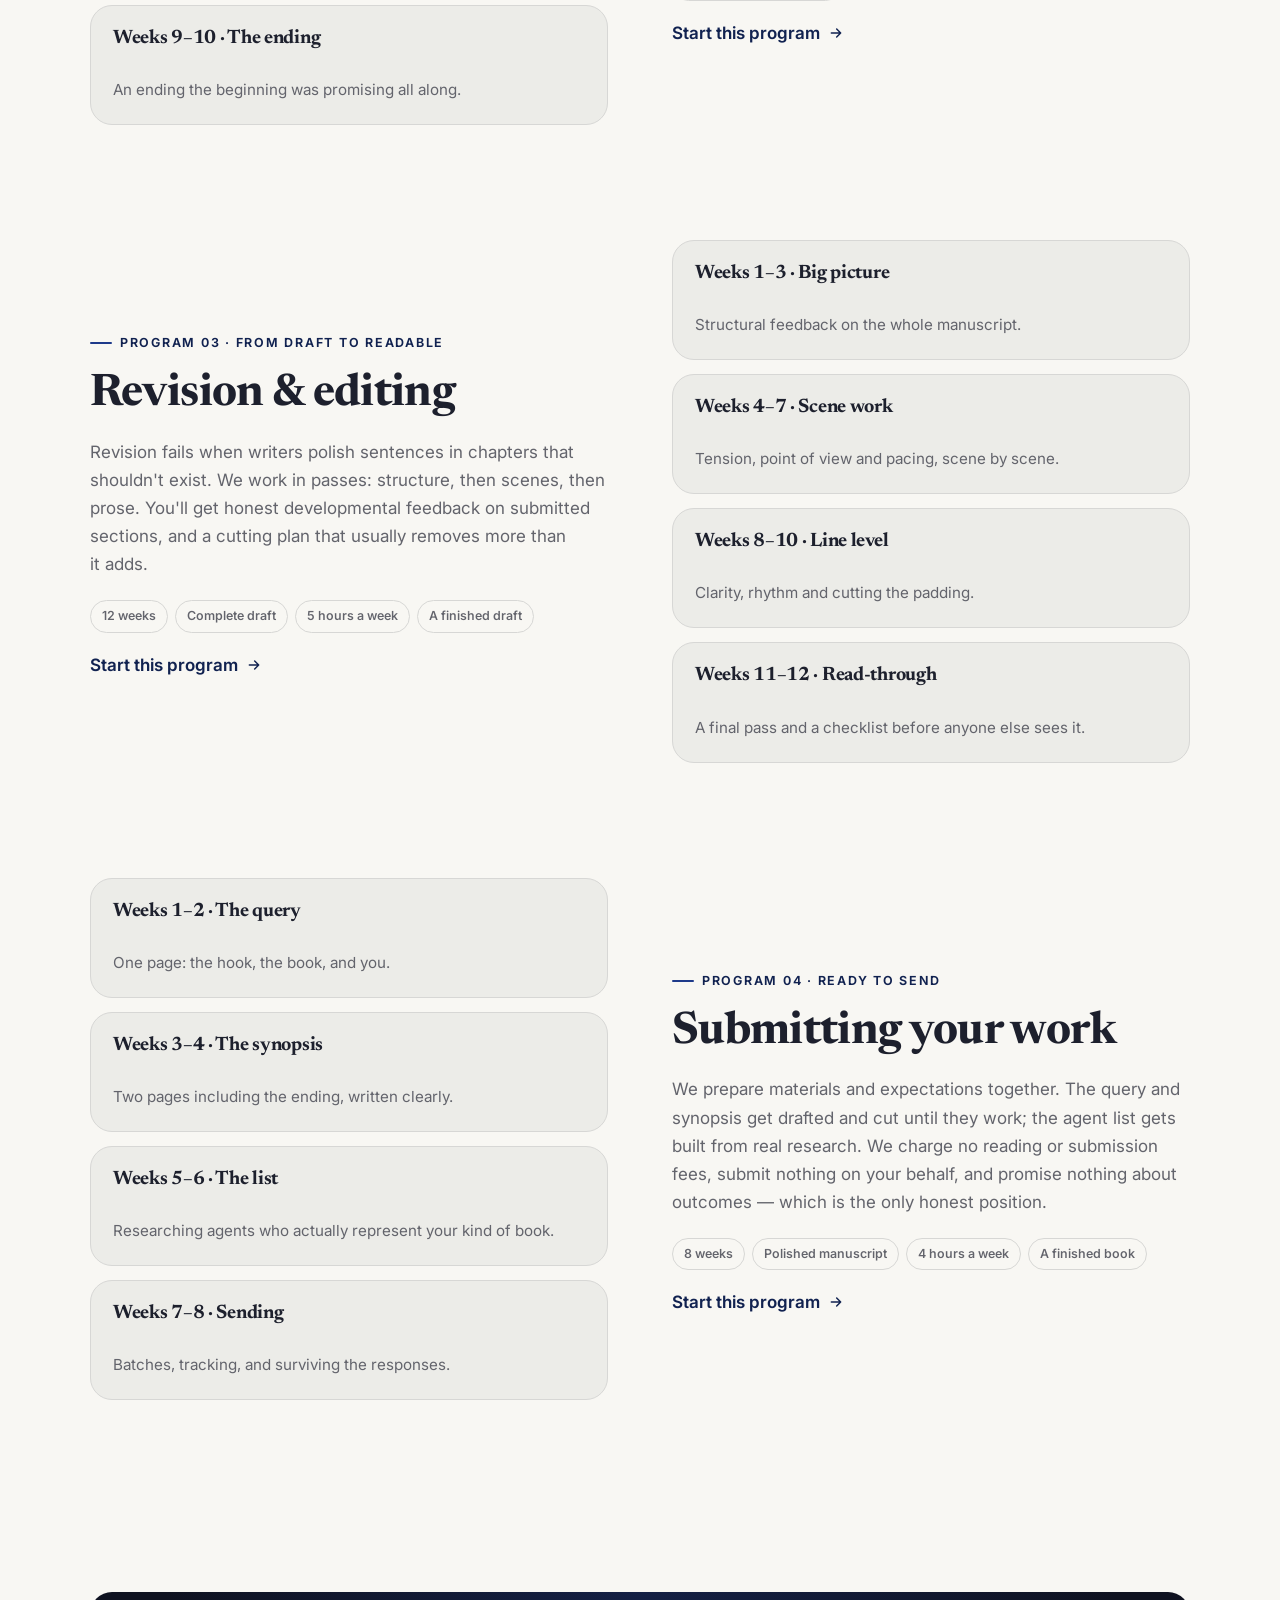
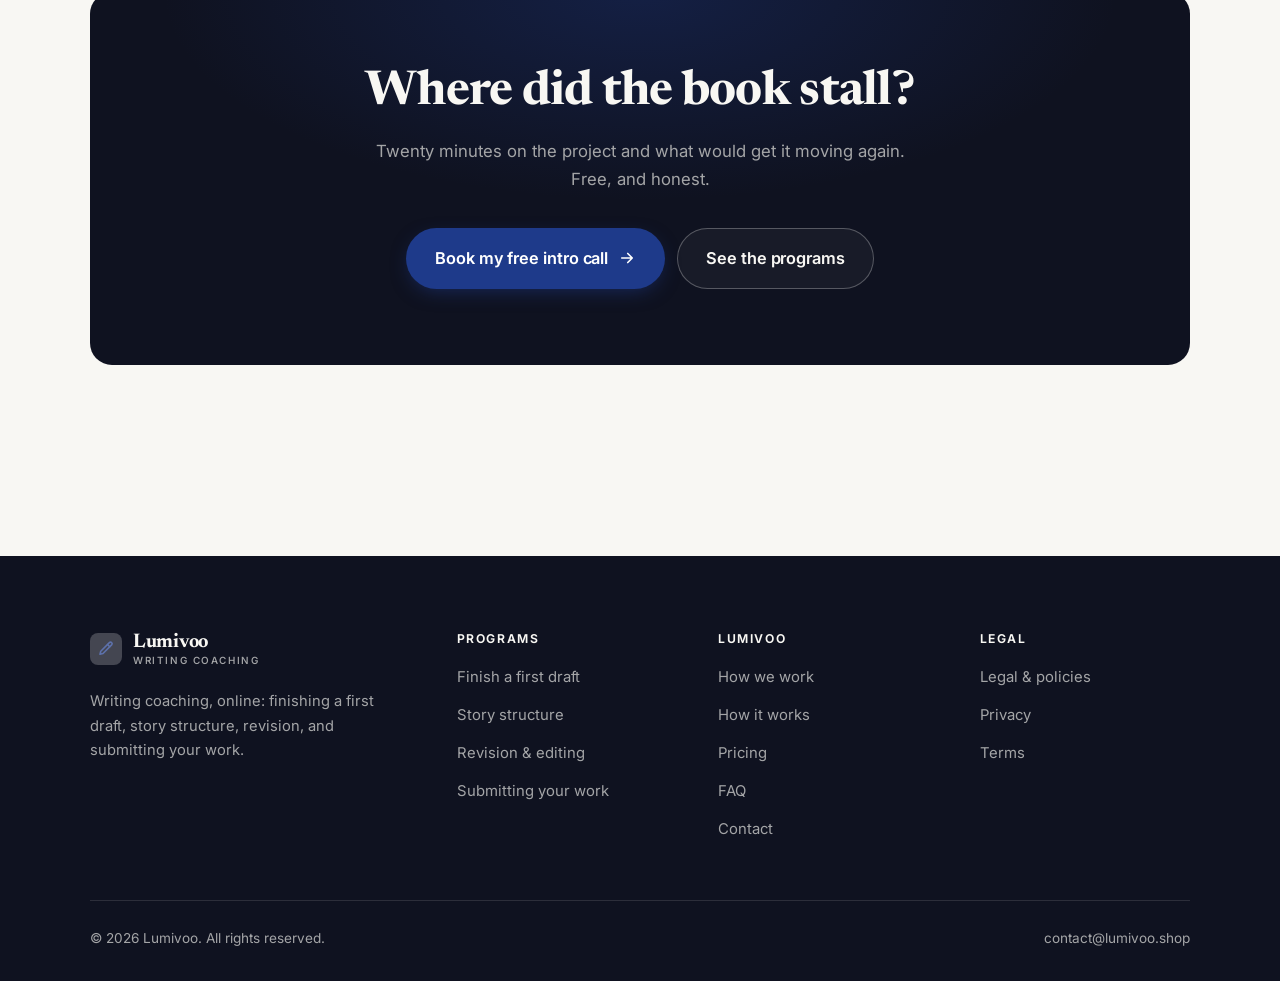
<file: programs.html>
<!DOCTYPE html>
<html lang="en" class="no-js">
<head>
<meta charset="utf-8">
<meta name="viewport" content="width=device-width, initial-scale=1">
<title>Programs — Lumivoo</title>
<meta name="description" content="Writing coaching programs: finish a first draft, story structure, revision and editing, submitting your work. Week by week.">
<link rel="canonical" href="https://lumivoo.shop/programs.html">

<meta property="og:type" content="website">
<meta property="og:url" content="https://lumivoo.shop/programs.html">
<meta property="og:site_name" content="Lumivoo">
<meta property="og:locale" content="en_US">
<meta property="og:title" content="Programs — Lumivoo">
<meta property="og:description" content="Writing coaching programs: finish a first draft, story structure, revision and editing, submitting your work. Week by week.">
<meta name="theme-color" content="#0f1220">

<link rel="icon" href="assets/img/favicon.svg" type="image/svg+xml">
<link rel="preconnect" href="https://fonts.googleapis.com">
<link rel="preconnect" href="https://fonts.gstatic.com" crossorigin>
<link rel="stylesheet" href="https://fonts.googleapis.com/css2?family=Newsreader:opsz,wght@6..72,400..700&family=Inter:wght@400..700&display=swap">
<link rel="stylesheet" href="assets/css/style.css">

<!-- Thème appliqué avant le premier rendu (évite le flash) -->
<script>
document.documentElement.classList.remove('no-js');
(function(){try{var t=localStorage.getItem('site-theme');if(t){document.documentElement.setAttribute('data-theme',t);}}catch(e){}})();
</script>
</head>

<body>
<a class="skip-link" href="#main">Skip to main content</a>

<header class="site-header">
  <nav class="wrap nav" aria-label="Main navigation">
    <a class="brand" href="index.html">
      <svg class="brand__mark" viewBox="0 0 64 64" aria-hidden="true">
        <rect class="bm-bg" width="64" height="64" rx="16"/>
        <g class="bm-ic" transform="translate(14 14) scale(1.5)" fill="none" stroke-width="2.1" stroke-linecap="round" stroke-linejoin="round"><path d="M16.5 3.5a2.1 2.1 0 0 1 3 3L8 18l-4 1 1-4z"/><path d="M14 6l3 3"/></g>
      </svg>
      <span>Lumivoo<span class="brand__sub">Writing coaching</span></span>
    </a>

    <ul class="nav__links" id="nav-links">
      <li><a href="index.html">Home</a></li>
      <li><a href="programs.html" aria-current="page">Programs</a></li>
      <li><a href="index.html#pricing">Pricing</a></li>
      <li><a href="about.html">How we work</a></li>
      <li><a href="contact.html">Contact</a></li>
      <li><a class="btn btn--primary" href="contact.html">Free intro call</a></li>
    </ul>

    <div class="nav__cta">
      <button class="theme-toggle" type="button" aria-label="Switch to dark theme">
        <svg class="icon-sun" viewBox="0 0 24 24" fill="none" stroke="currentColor" stroke-width="1.8" stroke-linecap="round" aria-hidden="true"><circle cx="12" cy="12" r="4"/><path d="M12 2v2m0 16v2M2 12h2m16 0h2M4.9 4.9l1.4 1.4m11.4 11.4 1.4 1.4M19.1 4.9l-1.4 1.4M6.3 17.7l-1.4 1.4"/></svg>
        <svg class="icon-moon" viewBox="0 0 24 24" fill="none" stroke="currentColor" stroke-width="1.8" stroke-linecap="round" stroke-linejoin="round" aria-hidden="true"><path d="M21 12.8A9 9 0 1 1 11.2 3a7 7 0 0 0 9.8 9.8z"/></svg>
      </button>
      <a class="btn btn--primary" href="contact.html">Free intro call</a>
      <button class="nav__toggle" type="button" aria-expanded="false" aria-controls="nav-links" aria-label="Open menu">
        <svg class="icon-open" viewBox="0 0 24 24" fill="none" stroke="currentColor" stroke-width="2" stroke-linecap="round" aria-hidden="true"><path d="M3 6h18M3 12h18M3 18h18"/></svg>
        <svg class="icon-close" viewBox="0 0 24 24" fill="none" stroke="currentColor" stroke-width="2" stroke-linecap="round" aria-hidden="true"><path d="M6 6l12 12M18 6L6 18"/></svg>
      </button>
    </div>
  </nav>
</header>

<main id="main">

<section class="page-head">
  <div class="wrap">
    <nav class="breadcrumb" aria-label="Breadcrumb">
      <a href="index.html">Home</a><span>/</span><span aria-current="page">Programs</span>
    </nav>
    <h1>The programs, in detail</h1>
    <p>Four programs of 8 to 16 weeks. All of them involve writing every week and sending the pages.</p>
  </div>
</section>

<section class="section wrap" id="first-draft">
  <div class="split reveal">
    <div>
      <span class="eyebrow">Program 01 · Words on the page</span>
      <h2>Finish a first draft</h2>
      <p>Most unfinished books die somewhere around chapter five. This program is built around momentum rather than quality: a modest weekly target, a coach who notices when the pages don't arrive, and permission to write badly until the draft exists.</p>
      <ul class="tags"><li>16 weeks</li><li>Any level</li><li>5 hours a week</li><li>An idea you like</li></ul>
      <p><a class="arrow-link" href="contact.html">Start this program <svg viewBox="0 0 24 24" fill="none" stroke="currentColor" stroke-width="2.2" stroke-linecap="round" stroke-linejoin="round" aria-hidden="true"><path d="M5 12h14M13 6l6 6-6 6"/></svg></a></p>
    </div>
    <div class="grid grid--2 grid--tight">
      <article class="card card--sm">
        <h3>Weeks 1–3 · The habit</h3>
        <p>A realistic weekly target and a writing time that survives your schedule.</p>
      </article>
      <article class="card card--sm">
        <h3>Weeks 4–8 · The middle</h3>
        <p>Getting through the part where every book feels like a mistake.</p>
      </article>
      <article class="card card--sm">
        <h3>Weeks 9–13 · Momentum</h3>
        <p>Pages every week, no rereading from page one.</p>
      </article>
      <article class="card card--sm">
        <h3>Weeks 14–16 · The end</h3>
        <p>Writing toward a real ending, even a rough one.</p>
      </article>
    </div>
  </div>
</section>

<section class="section section--flush wrap" id="structure">
  <div class="split reveal">
    <div class="grid grid--2 grid--tight">
      <article class="card card--sm">
        <h3>Weeks 1–2 · The map</h3>
        <p>Laying out every scene and seeing the shape you actually have.</p>
      </article>
      <article class="card card--sm">
        <h3>Weeks 3–5 · The spine</h3>
        <p>Want, obstacle, change — scene by scene.</p>
      </article>
      <article class="card card--sm">
        <h3>Weeks 6–8 · The middle</h3>
        <p>Escalation instead of repetition.</p>
      </article>
      <article class="card card--sm">
        <h3>Weeks 9–10 · The ending</h3>
        <p>An ending the beginning was promising all along.</p>
      </article>
    </div>
    <div>
      <span class="eyebrow">Program 02 · Make it hold together</span>
      <h2>Story structure</h2>
      <p>Structure problems feel like writing problems. We map what you have, find where the story stops causing itself, and rebuild the spine: what your character wants, what keeps changing, and why each scene earns its place.</p>
      <ul class="tags"><li>10 weeks</li><li>Have a draft or outline</li><li>4 hours a week</li><li>Whatever you've written</li></ul>
      <p><a class="arrow-link" href="contact.html">Start this program <svg viewBox="0 0 24 24" fill="none" stroke="currentColor" stroke-width="2.2" stroke-linecap="round" stroke-linejoin="round" aria-hidden="true"><path d="M5 12h14M13 6l6 6-6 6"/></svg></a></p>
    </div>
  </div>
</section>

<section class="section section--flush wrap" id="revision">
  <div class="split reveal">
    <div>
      <span class="eyebrow">Program 03 · From draft to readable</span>
      <h2>Revision &amp; editing</h2>
      <p>Revision fails when writers polish sentences in chapters that shouldn't exist. We work in passes: structure, then scenes, then prose. You'll get honest developmental feedback on submitted sections, and a cutting plan that usually removes more than it adds.</p>
      <ul class="tags"><li>12 weeks</li><li>Complete draft</li><li>5 hours a week</li><li>A finished draft</li></ul>
      <p><a class="arrow-link" href="contact.html">Start this program <svg viewBox="0 0 24 24" fill="none" stroke="currentColor" stroke-width="2.2" stroke-linecap="round" stroke-linejoin="round" aria-hidden="true"><path d="M5 12h14M13 6l6 6-6 6"/></svg></a></p>
    </div>
    <div class="grid grid--2 grid--tight">
      <article class="card card--sm">
        <h3>Weeks 1–3 · Big picture</h3>
        <p>Structural feedback on the whole manuscript.</p>
      </article>
      <article class="card card--sm">
        <h3>Weeks 4–7 · Scene work</h3>
        <p>Tension, point of view and pacing, scene by scene.</p>
      </article>
      <article class="card card--sm">
        <h3>Weeks 8–10 · Line level</h3>
        <p>Clarity, rhythm and cutting the padding.</p>
      </article>
      <article class="card card--sm">
        <h3>Weeks 11–12 · Read-through</h3>
        <p>A final pass and a checklist before anyone else sees it.</p>
      </article>
    </div>
  </div>
</section>

<section class="section section--flush wrap" id="submitting">
  <div class="split reveal">
    <div class="grid grid--2 grid--tight">
      <article class="card card--sm">
        <h3>Weeks 1–2 · The query</h3>
        <p>One page: the hook, the book, and you.</p>
      </article>
      <article class="card card--sm">
        <h3>Weeks 3–4 · The synopsis</h3>
        <p>Two pages including the ending, written clearly.</p>
      </article>
      <article class="card card--sm">
        <h3>Weeks 5–6 · The list</h3>
        <p>Researching agents who actually represent your kind of book.</p>
      </article>
      <article class="card card--sm">
        <h3>Weeks 7–8 · Sending</h3>
        <p>Batches, tracking, and surviving the responses.</p>
      </article>
    </div>
    <div>
      <span class="eyebrow">Program 04 · Ready to send</span>
      <h2>Submitting your work</h2>
      <p>We prepare materials and expectations together. The query and synopsis get drafted and cut until they work; the agent list gets built from real research. We charge no reading or submission fees, submit nothing on your behalf, and promise nothing about outcomes — which is the only honest position.</p>
      <ul class="tags"><li>8 weeks</li><li>Polished manuscript</li><li>4 hours a week</li><li>A finished book</li></ul>
      <p><a class="arrow-link" href="contact.html">Start this program <svg viewBox="0 0 24 24" fill="none" stroke="currentColor" stroke-width="2.2" stroke-linecap="round" stroke-linejoin="round" aria-hidden="true"><path d="M5 12h14M13 6l6 6-6 6"/></svg></a></p>
    </div>
  </div>
</section>

<section class="wrap section--tight">
  <div class="cta-band reveal">
    <h2>Where did the book stall?</h2>
    <p>Twenty minutes on the project and what would get it moving again. Free, and honest.</p>
    <div class="hero__actions">
      <a class="btn btn--primary btn--lg" href="contact.html">Book my free intro call <svg viewBox="0 0 24 24" fill="none" stroke="currentColor" stroke-width="2.2" stroke-linecap="round" stroke-linejoin="round" aria-hidden="true"><path d="M5 12h14M13 6l6 6-6 6"/></svg></a>
      <a class="btn btn--on-dark btn--lg" href="programs.html">See the programs</a>
    </div>
  </div>
</section>

</main>

<footer class="site-footer">
  <div class="wrap">
    <div class="footer__grid">
      <div class="footer__brand">
        <a class="brand" href="index.html">
          <svg class="brand__mark" viewBox="0 0 64 64" aria-hidden="true">
        <rect class="bm-bg" width="64" height="64" rx="16"/>
        <g class="bm-ic" transform="translate(14 14) scale(1.5)" fill="none" stroke-width="2.1" stroke-linecap="round" stroke-linejoin="round"><path d="M16.5 3.5a2.1 2.1 0 0 1 3 3L8 18l-4 1 1-4z"/><path d="M14 6l3 3"/></g>
      </svg>
          <span>Lumivoo<span class="brand__sub">Writing coaching</span></span>
        </a>
        <p>Writing coaching, online: finishing a first draft, story structure, revision, and submitting your work.</p>
      </div>

      <div class="footer__col">
        <h4>Programs</h4>
        <ul>
          <li><a href="programs.html#first-draft">Finish a first draft</a></li>
          <li><a href="programs.html#structure">Story structure</a></li>
          <li><a href="programs.html#revision">Revision &amp; editing</a></li>
          <li><a href="programs.html#submitting">Submitting your work</a></li>
        </ul>
      </div>

      <div class="footer__col">
        <h4>Lumivoo</h4>
        <ul>
          <li><a href="about.html">How we work</a></li>
          <li><a href="index.html#how-it-works">How it works</a></li>
          <li><a href="index.html#pricing">Pricing</a></li>
          <li><a href="index.html#faq">FAQ</a></li>
          <li><a href="contact.html">Contact</a></li>
        </ul>
      </div>

      <div class="footer__col">
        <h4>Legal</h4>
        <ul>
          <li><a href="legal.html">Legal &amp; policies</a></li>
          <li><a href="legal.html#privacy">Privacy</a></li>
          <li><a href="legal.html#terms">Terms</a></li>
        </ul>
      </div>
    </div>

    <div class="footer__bottom">
      <p>© <span data-year>2026</span> Lumivoo. All rights reserved.</p>
      <p><a href="mailto:contact@lumivoo.shop">contact@lumivoo.shop</a></p>
    </div>
  </div>
</footer>

<script src="assets/js/main.js" defer></script>
</body>
</html>
</file>
<file: assets/css/style.css>
/* Lumivoo — couleurs et polices de la marque.
   Modifier ces valeurs suffit à changer l'identité visuelle de tout le site. */
:root {
  --c-accent:    #1e3a8a;
  --c-on-accent: #ffffff;
  --c-ink:       #0f1220;
  --c-paper:     #f8f7f3;

  --accent-ink-light: color-mix(in srgb, var(--c-accent) 58%, black);
  --accent-on-dark:   color-mix(in srgb, var(--c-accent) 72%, white);

  --font-display: "Newsreader", Georgia, "Times New Roman", serif;
  --font-body: "Inter", system-ui, -apple-system, "Segoe UI", sans-serif;
  --display-weight: 700;
  --display-tracking: -.015em;
}

/* ==========================================================================
   Feuille de style commune aux sites de coaching
   Les couleurs de marque (--c-accent, --c-on-accent, --c-ink, --c-paper) et
   les polices sont définies juste au-dessus, par site. Tout le reste en dérive.
   ========================================================================== */

/* --------------------------------------------------------------------------
   1. Tokens dérivés
   -------------------------------------------------------------------------- */

:root {
  /* Thème clair */
  --paper:      var(--c-paper);
  --paper-2:    color-mix(in srgb, var(--c-paper) 95%, var(--c-ink));
  --paper-3:    color-mix(in srgb, var(--c-paper) 89%, var(--c-ink));
  --line:       color-mix(in srgb, var(--c-paper) 86%, var(--c-ink));
  --text:       color-mix(in srgb, var(--c-ink) 94%, var(--c-paper));
  --muted:      color-mix(in srgb, var(--c-ink) 64%, var(--c-paper));
  --accent:     var(--c-accent);
  --accent-600: color-mix(in srgb, var(--c-accent) 86%, black);
  --accent-ink: var(--accent-ink-light);
  --on-accent:  var(--c-on-accent);
  --ink:        var(--c-ink);
  --ink-soft:   color-mix(in srgb, var(--c-ink) 90%, white);
  --on-ink:     var(--c-paper);
  --on-ink-mut: color-mix(in srgb, var(--c-paper) 64%, var(--c-ink));
  --brand-bg:   var(--c-ink);

  /* Rayons */
  --r-sm: 8px;
  --r-md: 14px;
  --r-lg: 22px;
  --r-full: 999px;

  /* Ombres */
  --sh-1: 0 1px 2px rgba(0, 0, 0, .05), 0 2px 8px rgba(0, 0, 0, .04);
  --sh-2: 0 2px 4px rgba(0, 0, 0, .05), 0 12px 32px rgba(0, 0, 0, .09);
  --sh-3: 0 4px 8px rgba(0, 0, 0, .06), 0 24px 56px rgba(0, 0, 0, .14);

  /* Rythme */
  --gutter: clamp(16px, 4vw, 40px);
  --maxw: 1180px;
  --section-y: clamp(64px, 9vw, 124px);

  --ease: cubic-bezier(.22, .61, .36, 1);
}

/* Thème sombre — suit le système, sauf si l'utilisateur a choisi « clair » */
@media (prefers-color-scheme: dark) {
  :root:not([data-theme="light"]) {
    --paper:      var(--c-ink);
    --paper-2:    color-mix(in srgb, var(--c-ink) 92%, white);
    --paper-3:    color-mix(in srgb, var(--c-ink) 86%, white);
    --line:       color-mix(in srgb, var(--c-ink) 80%, white);
    --text:       color-mix(in srgb, var(--c-paper) 94%, var(--c-ink));
    --muted:      color-mix(in srgb, var(--c-paper) 66%, var(--c-ink));
    --accent-ink: var(--accent-on-dark);
    --ink:        color-mix(in srgb, var(--c-ink) 72%, black);
    --brand-bg:   color-mix(in srgb, var(--c-ink) 80%, white);
    --sh-1: 0 1px 2px rgba(0, 0, 0, .4), 0 2px 8px rgba(0, 0, 0, .3);
    --sh-2: 0 2px 4px rgba(0, 0, 0, .4), 0 12px 32px rgba(0, 0, 0, .45);
    --sh-3: 0 4px 8px rgba(0, 0, 0, .45), 0 24px 56px rgba(0, 0, 0, .55);
  }
}

/* Thème sombre — choix explicite */
:root[data-theme="dark"] {
  --paper:      var(--c-ink);
  --paper-2:    color-mix(in srgb, var(--c-ink) 92%, white);
  --paper-3:    color-mix(in srgb, var(--c-ink) 86%, white);
  --line:       color-mix(in srgb, var(--c-ink) 80%, white);
  --text:       color-mix(in srgb, var(--c-paper) 94%, var(--c-ink));
  --muted:      color-mix(in srgb, var(--c-paper) 66%, var(--c-ink));
  --accent-ink: var(--accent-on-dark);
  --ink:        color-mix(in srgb, var(--c-ink) 72%, black);
  --brand-bg:   color-mix(in srgb, var(--c-ink) 80%, white);
  --sh-1: 0 1px 2px rgba(0, 0, 0, .4), 0 2px 8px rgba(0, 0, 0, .3);
  --sh-2: 0 2px 4px rgba(0, 0, 0, .4), 0 12px 32px rgba(0, 0, 0, .45);
  --sh-3: 0 4px 8px rgba(0, 0, 0, .45), 0 24px 56px rgba(0, 0, 0, .55);
}

/* --------------------------------------------------------------------------
   2. Reset / base
   -------------------------------------------------------------------------- */

*, *::before, *::after { box-sizing: border-box; }

* { margin: 0; }

html {
  -webkit-text-size-adjust: 100%;
  scroll-behavior: smooth;
  scroll-padding-top: 88px;
}

body {
  background: var(--paper);
  color: var(--text);
  font-family: var(--font-body);
  font-size: 17px;
  line-height: 1.65;
  -webkit-font-smoothing: antialiased;
  text-rendering: optimizeLegibility;
  overflow-x: hidden;
}

img, svg, video { display: block; max-width: 100%; height: auto; }

a { color: inherit; text-decoration: none; }

button, input, textarea, select { font: inherit; color: inherit; }

h1, h2, h3, h4 {
  font-family: var(--font-display);
  font-weight: var(--display-weight);
  line-height: 1.08;
  letter-spacing: var(--display-tracking);
  text-wrap: balance;
}

p { text-wrap: pretty; }

:focus-visible {
  outline: 3px solid var(--accent);
  outline-offset: 3px;
  border-radius: 4px;
}

::selection { background: var(--accent); color: var(--on-accent); }

/* --------------------------------------------------------------------------
   3. Utilitaires de mise en page
   -------------------------------------------------------------------------- */

.wrap {
  width: 100%;
  max-width: var(--maxw);
  margin-inline: auto;
  padding-inline: var(--gutter);
}

.section { padding-block: var(--section-y); }
.section--flush { padding-top: 0; }
.section--tight { padding-block: clamp(48px, 6vw, 80px); }

.skip-link {
  position: absolute;
  left: 12px;
  top: -100px;
  z-index: 200;
  background: var(--accent);
  color: var(--on-accent);
  padding: 12px 20px;
  border-radius: var(--r-sm);
  font-weight: 600;
  transition: top .2s var(--ease);
}
.skip-link:focus { top: 12px; }

.eyebrow {
  display: inline-flex;
  align-items: center;
  gap: 8px;
  font-size: .78rem;
  font-weight: 650;
  letter-spacing: .14em;
  text-transform: uppercase;
  color: var(--accent-ink);
  margin-bottom: 18px;
}
.eyebrow::before {
  content: "";
  width: 22px;
  height: 2px;
  background: var(--accent);
  border-radius: 2px;
}

.section-head { max-width: 62ch; margin-bottom: clamp(36px, 5vw, 60px); }
.section-head h2 { font-size: clamp(2rem, 4.4vw, 3.1rem); }
.section-head p {
  margin-top: 18px;
  color: var(--muted);
  font-size: clamp(1rem, 1.6vw, 1.12rem);
  max-width: 58ch;
}

.section-head--center { margin-inline: auto; text-align: center; }
.section-head--center .eyebrow { justify-content: center; }
.section-head--center p { margin-inline: auto; }

/* --------------------------------------------------------------------------
   4. Boutons
   -------------------------------------------------------------------------- */

.btn {
  display: inline-flex;
  align-items: center;
  justify-content: center;
  gap: 10px;
  padding: 14px 26px;
  border: 1px solid transparent;
  border-radius: var(--r-full);
  font-weight: 620;
  font-size: .98rem;
  letter-spacing: -.005em;
  cursor: pointer;
  white-space: nowrap;
  transition: transform .18s var(--ease), background-color .18s var(--ease),
              border-color .18s var(--ease), box-shadow .18s var(--ease), color .18s var(--ease);
}
.btn:hover { transform: translateY(-2px); }
.btn:active { transform: translateY(0); }

.btn--primary {
  background: var(--accent);
  color: var(--on-accent);
  box-shadow: 0 6px 20px -6px color-mix(in srgb, var(--c-accent) 65%, transparent);
}
.btn--primary:hover {
  background: var(--accent-600);
  box-shadow: 0 12px 28px -8px color-mix(in srgb, var(--c-accent) 70%, transparent);
}

.btn--ghost {
  border-color: var(--line);
  background: transparent;
  color: var(--text);
}
.btn--ghost:hover { border-color: var(--accent); color: var(--accent-ink); }

.btn--on-dark {
  border-color: color-mix(in srgb, var(--c-paper) 28%, transparent);
  color: var(--on-ink);
  background: color-mix(in srgb, var(--c-paper) 4%, transparent);
}
.btn--on-dark:hover {
  border-color: color-mix(in srgb, var(--c-paper) 60%, transparent);
  background: color-mix(in srgb, var(--c-paper) 10%, transparent);
}

.btn--lg { padding: 16px 28px; font-size: 1.02rem; }
.btn--block { width: 100%; }

.btn svg { width: 18px; height: 18px; flex: none; }

@media (max-width: 420px) {
  .btn--lg { padding: 15px 22px; font-size: 1rem; white-space: normal; text-align: center; }
}

/* Lien fléché */
.arrow-link {
  display: inline-flex;
  align-items: center;
  gap: 8px;
  font-weight: 620;
  color: var(--accent-ink);
}
.arrow-link svg { width: 16px; height: 16px; transition: transform .18s var(--ease); }
.arrow-link:hover svg { transform: translateX(4px); }

/* --------------------------------------------------------------------------
   5. En-tête / navigation
   -------------------------------------------------------------------------- */

.site-header {
  position: sticky;
  top: 0;
  z-index: 100;
  background: color-mix(in srgb, var(--paper) 82%, transparent);
  backdrop-filter: saturate(180%) blur(14px);
  -webkit-backdrop-filter: saturate(180%) blur(14px);
  border-bottom: 1px solid transparent;
  transition: border-color .25s var(--ease), background-color .25s var(--ease);
}
.site-header.is-stuck {
  border-bottom-color: var(--line);
  background: color-mix(in srgb, var(--paper) 94%, transparent);
}

.nav {
  display: flex;
  align-items: center;
  justify-content: space-between;
  gap: 24px;
  height: 74px;
}

.brand {
  display: inline-flex;
  align-items: center;
  gap: 11px;
  font-family: var(--font-display);
  font-weight: var(--display-weight);
  font-size: 1.24rem;
  letter-spacing: var(--display-tracking);
  flex: none;
  line-height: 1.1;
}
.brand__mark { width: 32px; height: 32px; flex: none; }
.brand__mark .bm-bg { fill: var(--brand-bg); }
.brand__mark .bm-ic { stroke: var(--accent-on-dark); color: var(--accent-on-dark); }
.brand__sub {
  display: block;
  font-family: var(--font-body);
  font-size: .62rem;
  font-weight: 550;
  letter-spacing: .16em;
  text-transform: uppercase;
  color: var(--muted);
  margin-top: 1px;
}

.nav__links {
  display: flex;
  align-items: center;
  gap: 4px;
  list-style: none;
  padding: 0;
}
.nav__links a {
  display: block;
  padding: 9px 14px;
  border-radius: var(--r-full);
  font-size: .95rem;
  font-weight: 520;
  color: var(--muted);
  transition: color .16s var(--ease), background-color .16s var(--ease);
}
.nav__links a:hover { color: var(--text); background: var(--paper-2); }
.nav__links a[aria-current="page"] { color: var(--text); font-weight: 620; }
.nav__links .btn { display: none; }

.nav__cta { display: flex; align-items: center; gap: 10px; flex: none; }

.nav__toggle {
  display: none;
  width: 44px;
  height: 44px;
  align-items: center;
  justify-content: center;
  background: transparent;
  border: 1px solid var(--line);
  border-radius: var(--r-full);
  cursor: pointer;
}
.nav__toggle svg { width: 20px; height: 20px; }
.nav__toggle .icon-close { display: none; }
.nav__toggle[aria-expanded="true"] .icon-open { display: none; }
.nav__toggle[aria-expanded="true"] .icon-close { display: block; }

@media (max-width: 900px) {
  .nav__links, .nav__cta .btn { display: none; }
  .nav__toggle { display: inline-flex; }

  .nav__links {
    position: fixed;
    inset: 74px 0 auto;
    flex-direction: column;
    align-items: stretch;
    gap: 2px;
    padding: 20px var(--gutter) 32px;
    background: var(--paper);
    border-bottom: 1px solid var(--line);
    box-shadow: var(--sh-2);
  }
  .nav__links.is-open { display: flex; }
  .nav__links a { padding: 14px 4px; font-size: 1.1rem; border-radius: var(--r-sm); }
  .nav__links a.btn { display: inline-flex; margin-top: 14px; padding: 14px 26px; color: var(--on-accent); }
}

@media (max-width: 380px) {
  .brand__sub { display: none; }
}

/* Bouton de thème */
.theme-toggle {
  width: 44px;
  height: 44px;
  display: inline-flex;
  align-items: center;
  justify-content: center;
  background: transparent;
  border: 1px solid var(--line);
  border-radius: var(--r-full);
  cursor: pointer;
  color: var(--muted);
  transition: color .16s var(--ease), border-color .16s var(--ease);
}
.theme-toggle:hover { color: var(--text); border-color: var(--accent); }
.theme-toggle svg { width: 18px; height: 18px; }
.theme-toggle .icon-moon { display: none; }
:root[data-theme="dark"] .theme-toggle .icon-sun { display: none; }
:root[data-theme="dark"] .theme-toggle .icon-moon { display: block; }
@media (prefers-color-scheme: dark) {
  :root:not([data-theme="light"]) .theme-toggle .icon-sun { display: none; }
  :root:not([data-theme="light"]) .theme-toggle .icon-moon { display: block; }
}

/* --------------------------------------------------------------------------
   6. Hero
   -------------------------------------------------------------------------- */

.hero {
  position: relative;
  background: var(--ink);
  color: var(--on-ink);
  overflow: hidden;
  isolation: isolate;
}

/* Halo de couleur + grain léger */
.hero::before {
  content: "";
  position: absolute;
  inset: -30% -10% auto;
  height: 130%;
  background:
    radial-gradient(60% 55% at 78% 18%, color-mix(in srgb, var(--c-accent) 34%, transparent), transparent 62%),
    radial-gradient(48% 44% at 12% 88%, color-mix(in srgb, var(--c-accent) 16%, transparent), transparent 66%);
  z-index: -2;
  pointer-events: none;
}
.hero::after {
  content: "";
  position: absolute;
  inset: 0;
  background-image: url("data:image/svg+xml,%3Csvg xmlns='http://www.w3.org/2000/svg' width='160' height='160'%3E%3Cfilter id='n'%3E%3CfeTurbulence type='fractalNoise' baseFrequency='.85' numOctaves='3'/%3E%3C/filter%3E%3Crect width='160' height='160' filter='url(%23n)' opacity='.28'/%3E%3C/svg%3E");
  opacity: .45;
  mix-blend-mode: overlay;
  z-index: -1;
  pointer-events: none;
}

.hero__inner {
  display: grid;
  grid-template-columns: minmax(0, 1.05fr) minmax(0, .95fr);
  align-items: center;
  gap: clamp(32px, 5vw, 72px);
  padding-block: clamp(56px, 8vw, 110px);
}

.hero h1 {
  font-size: clamp(2.5rem, 6vw, 4.6rem);
  letter-spacing: calc(var(--display-tracking) * 1.4);
}
.hero h1 em {
  font-style: normal;
  color: var(--accent-on-dark);
  text-decoration: underline;
  text-decoration-color: color-mix(in srgb, var(--c-accent) 45%, transparent);
  text-decoration-thickness: .1em;
  text-underline-offset: .14em;
  text-decoration-skip-ink: none;
}

.hero__lede {
  margin-top: 22px;
  font-size: clamp(1.04rem, 1.9vw, 1.2rem);
  color: var(--on-ink-mut);
  max-width: 50ch;
}

.hero__actions {
  display: flex;
  flex-wrap: wrap;
  gap: 12px;
  margin-top: 34px;
}

.hero__eyebrow { color: var(--accent-on-dark); }
.hero__eyebrow::before { background: var(--accent-on-dark); }

/* Faits sur l'offre */
.hero__proof {
  display: grid;
  grid-template-columns: repeat(4, minmax(0, 1fr));
  gap: clamp(18px, 3vw, 32px);
  margin-top: 44px;
  padding: 26px 0 0;
  border-top: 1px solid color-mix(in srgb, var(--c-paper) 14%, transparent);
  list-style: none;
}
.stat__num {
  display: block;
  font-family: var(--font-display);
  font-size: clamp(1.5rem, 2.6vw, 2.05rem);
  font-weight: var(--display-weight);
  line-height: 1;
  letter-spacing: var(--display-tracking);
  white-space: nowrap;
}
.stat__label {
  display: block;
  margin-top: 7px;
  font-size: .82rem;
  line-height: 1.4;
  color: var(--on-ink-mut);
}

.hero__art svg { width: 100%; height: auto; border-radius: var(--r-lg); box-shadow: var(--sh-3); }

@media (max-width: 880px) {
  .hero__inner { grid-template-columns: 1fr; }
  .hero__art { order: -1; max-width: 560px; }
}
@media (max-width: 540px) {
  .hero__proof { grid-template-columns: repeat(2, minmax(0, 1fr)); }
}

/* --------------------------------------------------------------------------
   7. Bandeau défilant
   -------------------------------------------------------------------------- */

.marquee {
  background: var(--ink-soft);
  color: var(--on-ink-mut);
  border-top: 1px solid color-mix(in srgb, var(--c-paper) 8%, transparent);
  padding-block: 18px;
  overflow: hidden;
  white-space: nowrap;
  mask-image: linear-gradient(90deg, transparent, #000 8%, #000 92%, transparent);
  -webkit-mask-image: linear-gradient(90deg, transparent, #000 8%, #000 92%, transparent);
}
.marquee__track {
  display: inline-flex;
  gap: 42px;
  align-items: center;
  animation: marquee 38s linear infinite;
  font-size: .86rem;
  letter-spacing: .12em;
  text-transform: uppercase;
  font-weight: 560;
}
.marquee__track span { display: inline-flex; align-items: center; gap: 42px; }
.marquee__track span::after {
  content: "";
  width: 5px; height: 5px;
  border-radius: 50%;
  background: var(--accent);
  opacity: .8;
}
@keyframes marquee { to { transform: translateX(-50%); } }

/* --------------------------------------------------------------------------
   8. Grilles de cartes
   -------------------------------------------------------------------------- */

.grid {
  display: grid;
  gap: clamp(16px, 2.2vw, 26px);
}
.grid--2 { grid-template-columns: repeat(auto-fit, minmax(min(100%, 260px), 1fr)); }
.grid--3 { grid-template-columns: repeat(auto-fit, minmax(min(100%, 270px), 1fr)); }
.grid--4 { grid-template-columns: repeat(auto-fit, minmax(min(100%, 230px), 1fr)); }
.grid--tight { gap: 14px; }

.card {
  position: relative;
  display: flex;
  flex-direction: column;
  padding: 28px;
  background: var(--paper-2);
  border: 1px solid var(--line);
  border-radius: var(--r-lg);
  transition: transform .22s var(--ease), box-shadow .22s var(--ease), border-color .22s var(--ease);
}
a.card:hover, .card--lift:hover {
  transform: translateY(-5px);
  box-shadow: var(--sh-2);
  border-color: color-mix(in srgb, var(--c-accent) 45%, var(--line));
}
.card--sm { padding: 22px; }
.card--sm h3 { font-size: 1rem; }
.card__icon {
  width: 52px;
  height: 52px;
  display: grid;
  place-items: center;
  border-radius: var(--r-md);
  background: color-mix(in srgb, var(--c-accent) 15%, transparent);
  color: var(--accent-ink);
  margin-bottom: 20px;
}
.card__icon svg { width: 26px; height: 26px; }
.card h3 { font-size: 1.22rem; margin-bottom: 10px; }
.card p { color: var(--muted); font-size: .95rem; }
.card .arrow-link { margin-top: auto; padding-top: 18px; font-size: .92rem; }

.tags {
  list-style: none;
  padding: 0;
  margin: 18px 0 0;
  display: flex;
  flex-wrap: wrap;
  gap: 7px;
}
.tags li {
  font-size: .78rem;
  font-weight: 560;
  padding: 5px 11px;
  border-radius: var(--r-full);
  background: var(--paper);
  border: 1px solid var(--line);
  color: var(--muted);
}

/* --------------------------------------------------------------------------
   9. Méthode (étapes)
   -------------------------------------------------------------------------- */

.steps { counter-reset: step; }
.step {
  position: relative;
  padding: 30px 26px 26px;
  background: var(--paper);
  border: 1px solid var(--line);
  border-radius: var(--r-lg);
}
.step::before {
  counter-increment: step;
  content: "0" counter(step);
  display: block;
  font-family: var(--font-display);
  font-size: 2.6rem;
  font-weight: var(--display-weight);
  line-height: 1;
  letter-spacing: var(--display-tracking);
  color: color-mix(in srgb, var(--c-accent) 55%, var(--paper));
  margin-bottom: 16px;
}
.step h3 { font-size: 1.12rem; margin-bottom: 9px; }
.step p { color: var(--muted); font-size: .93rem; }

/* --------------------------------------------------------------------------
   10. Tarifs
   -------------------------------------------------------------------------- */

.plans { align-items: start; }

.plan {
  display: flex;
  flex-direction: column;
  padding: 32px 28px;
  background: var(--paper);
  border: 1px solid var(--line);
  border-radius: var(--r-lg);
  height: 100%;
  position: relative;
}
.plan--featured {
  background: var(--ink);
  color: var(--on-ink);
  border-color: var(--ink);
  box-shadow: var(--sh-3);
}
.plan--featured .plan__desc,
.plan--featured .plan__period,
.plan--featured .plan__features li { color: var(--on-ink-mut); }
.plan--featured .plan__features li::before { color: var(--accent-on-dark); }

.plan__tag {
  position: absolute;
  top: 18px;
  right: 18px;
  font-size: .7rem;
  font-weight: 680;
  letter-spacing: .1em;
  text-transform: uppercase;
  padding: 5px 12px;
  border-radius: var(--r-full);
  background: var(--accent);
  color: var(--on-accent);
}

.plan h3 { font-size: 1.3rem; }
.plan--featured h3 { padding-right: 120px; }
.plan__desc { margin-top: 8px; color: var(--muted); font-size: .92rem; min-height: 2.8em; }

.plan__price {
  display: flex;
  align-items: baseline;
  gap: 6px;
  margin: 22px 0 4px;
  font-family: var(--font-display);
  font-size: clamp(2.2rem, 4vw, 2.9rem);
  font-weight: var(--display-weight);
  letter-spacing: var(--display-tracking);
  line-height: 1;
}
.plan__period { font-family: var(--font-body); font-size: .9rem; font-weight: 450; color: var(--muted); letter-spacing: 0; }

.plan__features {
  list-style: none;
  padding: 0;
  margin: 24px 0 28px;
  display: grid;
  gap: 11px;
  flex: 1;
}
.plan__features li {
  display: grid;
  grid-template-columns: 20px 1fr;
  gap: 10px;
  font-size: .93rem;
  color: var(--muted);
  align-items: start;
}
.plan__features li::before {
  content: "✓";
  color: var(--accent-ink);
  font-weight: 700;
  line-height: 1.5;
}

.plans-note { text-align: center; margin-top: 26px; font-size: .88rem; color: var(--muted); }

/* --------------------------------------------------------------------------
   11. Bloc split (texte + illustration)
   -------------------------------------------------------------------------- */

.split {
  display: grid;
  grid-template-columns: repeat(auto-fit, minmax(min(100%, 340px), 1fr));
  gap: clamp(32px, 5vw, 68px);
  align-items: center;
}
.split--top { align-items: start; }
.split__art svg { width: 100%; border-radius: var(--r-lg); box-shadow: var(--sh-2); }
.split h2 { font-size: clamp(1.9rem, 4vw, 2.8rem); }
.split p { margin-top: 18px; color: var(--muted); }
.split .tags { margin-top: 22px; }

/* --------------------------------------------------------------------------
   12. FAQ
   -------------------------------------------------------------------------- */

.faq { max-width: 780px; margin-inline: auto; }
.faq details {
  border-bottom: 1px solid var(--line);
  padding: 4px 0;
}
.faq summary {
  display: flex;
  align-items: center;
  justify-content: space-between;
  gap: 20px;
  padding: 22px 4px;
  cursor: pointer;
  list-style: none;
  font-family: var(--font-display);
  font-size: 1.08rem;
  font-weight: var(--display-weight);
  letter-spacing: var(--display-tracking);
}
.faq summary::-webkit-details-marker { display: none; }
.faq summary::after {
  content: "";
  flex: none;
  width: 13px;
  height: 13px;
  border-right: 2px solid var(--muted);
  border-bottom: 2px solid var(--muted);
  transform: rotate(45deg) translate(-3px, -3px);
  transition: transform .2s var(--ease), border-color .2s var(--ease);
}
.faq details[open] summary::after {
  transform: rotate(225deg) translate(-3px, -3px);
  border-color: var(--accent);
}
.faq details p { padding: 0 4px 24px; color: var(--muted); max-width: 66ch; }

/* --------------------------------------------------------------------------
   13. Bandeau d'appel à l'action
   -------------------------------------------------------------------------- */

.cta-band {
  position: relative;
  background: var(--ink);
  color: var(--on-ink);
  border-radius: var(--r-lg);
  padding: clamp(40px, 6vw, 76px) clamp(24px, 5vw, 64px);
  overflow: hidden;
  isolation: isolate;
  text-align: center;
}
.cta-band::before {
  content: "";
  position: absolute;
  inset: 0;
  background: radial-gradient(70% 90% at 50% 0%, color-mix(in srgb, var(--c-accent) 34%, transparent), transparent 62%);
  z-index: -1;
}
.cta-band h2 { font-size: clamp(1.9rem, 4.4vw, 3rem); }
.cta-band p {
  margin: 18px auto 0;
  max-width: 52ch;
  color: var(--on-ink-mut);
  font-size: 1.05rem;
}
.cta-band .hero__actions { justify-content: center; }

/* --------------------------------------------------------------------------
   14. Formulaire
   -------------------------------------------------------------------------- */

.form-layout {
  display: grid;
  grid-template-columns: minmax(0, 1fr) minmax(0, 420px);
  gap: clamp(32px, 5vw, 64px);
  align-items: start;
}
@media (max-width: 880px) { .form-layout { grid-template-columns: 1fr; } }

.form {
  display: grid;
  gap: 18px;
  padding: clamp(22px, 3.5vw, 36px);
  background: var(--paper-2);
  border: 1px solid var(--line);
  border-radius: var(--r-lg);
}
.form__row { display: grid; grid-template-columns: repeat(auto-fit, minmax(min(100%, 200px), 1fr)); gap: 18px; }

.field { display: grid; gap: 7px; }
.field label { font-size: .88rem; font-weight: 600; }
.field label .req { color: var(--accent-ink); }
.field input, .field textarea, .field select {
  width: 100%;
  padding: 13px 15px;
  background: var(--paper);
  border: 1px solid var(--line);
  border-radius: var(--r-md);
  font-size: .97rem;
  transition: border-color .16s var(--ease), box-shadow .16s var(--ease);
}
.field input:focus, .field textarea:focus, .field select:focus {
  outline: none;
  border-color: var(--accent);
  box-shadow: 0 0 0 3px color-mix(in srgb, var(--c-accent) 24%, transparent);
}
.field textarea { resize: vertical; min-height: 130px; }
.field__hint { font-size: .8rem; color: var(--muted); }

.form__status { font-size: .9rem; font-weight: 600; min-height: 1.4em; }
.form__note { font-size: .82rem; color: var(--muted); }
.form__note a { color: var(--accent-ink); text-decoration: underline; text-underline-offset: 2px; }

.contact-aside { display: grid; gap: 14px; }
.contact-card {
  display: flex;
  gap: 14px;
  padding: 20px 22px;
  background: var(--paper);
  border: 1px solid var(--line);
  border-radius: var(--r-md);
}
.contact-card--soft { background: var(--paper-2); }
.contact-card svg { width: 22px; height: 22px; flex: none; color: var(--accent-ink); margin-top: 3px; }
.contact-card b { display: block; font-size: .95rem; font-weight: 620; }
.contact-card span, .contact-card a { display: block; font-size: .9rem; color: var(--muted); }
.contact-card a:hover { color: var(--accent-ink); }

/* --------------------------------------------------------------------------
   15. Page interne — en-tête
   -------------------------------------------------------------------------- */

.page-head {
  background: var(--paper-2);
  border-bottom: 1px solid var(--line);
  padding-block: clamp(48px, 7vw, 86px);
}
.page-head h1 { font-size: clamp(2.2rem, 5.4vw, 3.6rem); max-width: 20ch; }
.page-head p { margin-top: 18px; color: var(--muted); max-width: 58ch; font-size: 1.06rem; }

.breadcrumb {
  display: flex;
  gap: 8px;
  align-items: center;
  font-size: .84rem;
  color: var(--muted);
  margin-bottom: 18px;
}
.breadcrumb a:hover { color: var(--accent-ink); }
.breadcrumb span { opacity: .6; }

/* --------------------------------------------------------------------------
   16. Pied de page
   -------------------------------------------------------------------------- */

.site-footer {
  background: var(--ink);
  color: var(--on-ink-mut);
  padding-block: clamp(48px, 6vw, 76px) 32px;
  margin-top: var(--section-y);
}
.site-footer .brand { color: var(--on-ink); }
.site-footer .brand__mark .bm-bg { fill: color-mix(in srgb, var(--c-ink) 78%, white); }
.site-footer .brand__sub { color: var(--on-ink-mut); }

.footer__grid {
  display: grid;
  grid-template-columns: minmax(0, 1.5fr) repeat(auto-fit, minmax(150px, 1fr));
  gap: clamp(28px, 4vw, 56px);
}
@media (max-width: 720px) { .footer__grid { grid-template-columns: 1fr 1fr; } .footer__brand { grid-column: 1 / -1; } }

.footer__brand p { margin-top: 16px; font-size: .92rem; max-width: 36ch; }
.footer__col h4 {
  font-family: var(--font-body);
  font-size: .76rem;
  font-weight: 650;
  letter-spacing: .13em;
  text-transform: uppercase;
  color: var(--on-ink);
  margin-bottom: 16px;
}
.footer__col ul { list-style: none; padding: 0; display: grid; gap: 10px; }
.footer__col a { font-size: .93rem; transition: color .16s var(--ease); }
.footer__col a:hover { color: var(--accent-on-dark); }

.footer__bottom {
  display: flex;
  flex-wrap: wrap;
  justify-content: space-between;
  gap: 14px;
  margin-top: clamp(36px, 5vw, 58px);
  padding-top: 26px;
  border-top: 1px solid color-mix(in srgb, var(--c-paper) 12%, transparent);
  font-size: .85rem;
}
.footer__bottom a:hover { color: var(--accent-on-dark); }

/* --------------------------------------------------------------------------
   17. Page 404
   -------------------------------------------------------------------------- */

.notfound {
  min-height: 62vh;
  display: grid;
  place-items: center;
  text-align: center;
  padding-block: var(--section-y);
}
.notfound__code {
  font-family: var(--font-display);
  font-size: clamp(5rem, 18vw, 11rem);
  font-weight: var(--display-weight);
  line-height: .9;
  letter-spacing: -.05em;
  color: color-mix(in srgb, var(--c-accent) 45%, var(--paper));
}
.notfound h1 { font-size: clamp(1.8rem, 4.4vw, 2.8rem); margin-top: 12px; }
.notfound p { color: var(--muted); max-width: 46ch; margin: 18px auto 0; }
.notfound .hero__actions { justify-content: center; }

/* --------------------------------------------------------------------------
   18. Contenu légal
   -------------------------------------------------------------------------- */

.prose { max-width: 70ch; }
.prose h2 { font-size: clamp(1.6rem, 3vw, 2.1rem); margin-top: 48px; margin-bottom: 14px; }
.prose h2:first-child { margin-top: 0; }
.prose h3 { font-size: 1.18rem; margin-top: 30px; margin-bottom: 10px; }
.prose p, .prose li { color: var(--muted); }
.prose p + p { margin-top: 16px; }
.prose ul { margin-top: 14px; padding-left: 22px; display: grid; gap: 9px; }
.prose a { color: var(--accent-ink); text-decoration: underline; text-underline-offset: 2px; }
.prose strong { color: var(--text); }

/* --------------------------------------------------------------------------
   19. Animations d'apparition
   -------------------------------------------------------------------------- */

.reveal {
  opacity: 0;
  transform: translateY(22px);
  transition: opacity .7s var(--ease), transform .7s var(--ease);
}
.reveal.is-in { opacity: 1; transform: none; }

.reveal-group > * {
  opacity: 0;
  transform: translateY(22px);
  transition: opacity .6s var(--ease), transform .6s var(--ease);
  transition-delay: calc(var(--i, 0) * 80ms);
}
.reveal-group.is-in > * { opacity: 1; transform: none; }

/* Sans JavaScript, tout reste visible */
.no-js .reveal, .no-js .reveal-group > * { opacity: 1; transform: none; }

@media (prefers-reduced-motion: reduce) {
  html { scroll-behavior: auto; }
  *, *::before, *::after {
    animation-duration: .001ms !important;
    animation-iteration-count: 1 !important;
    transition-duration: .001ms !important;
  }
  .reveal, .reveal-group > * { opacity: 1; transform: none; }
}

/* --------------------------------------------------------------------------
   20. Divers
   -------------------------------------------------------------------------- */

.visually-hidden {
  position: absolute;
  width: 1px; height: 1px;
  padding: 0; margin: -1px;
  overflow: hidden;
  clip: rect(0 0 0 0);
  white-space: nowrap;
  border: 0;
}
</file>
